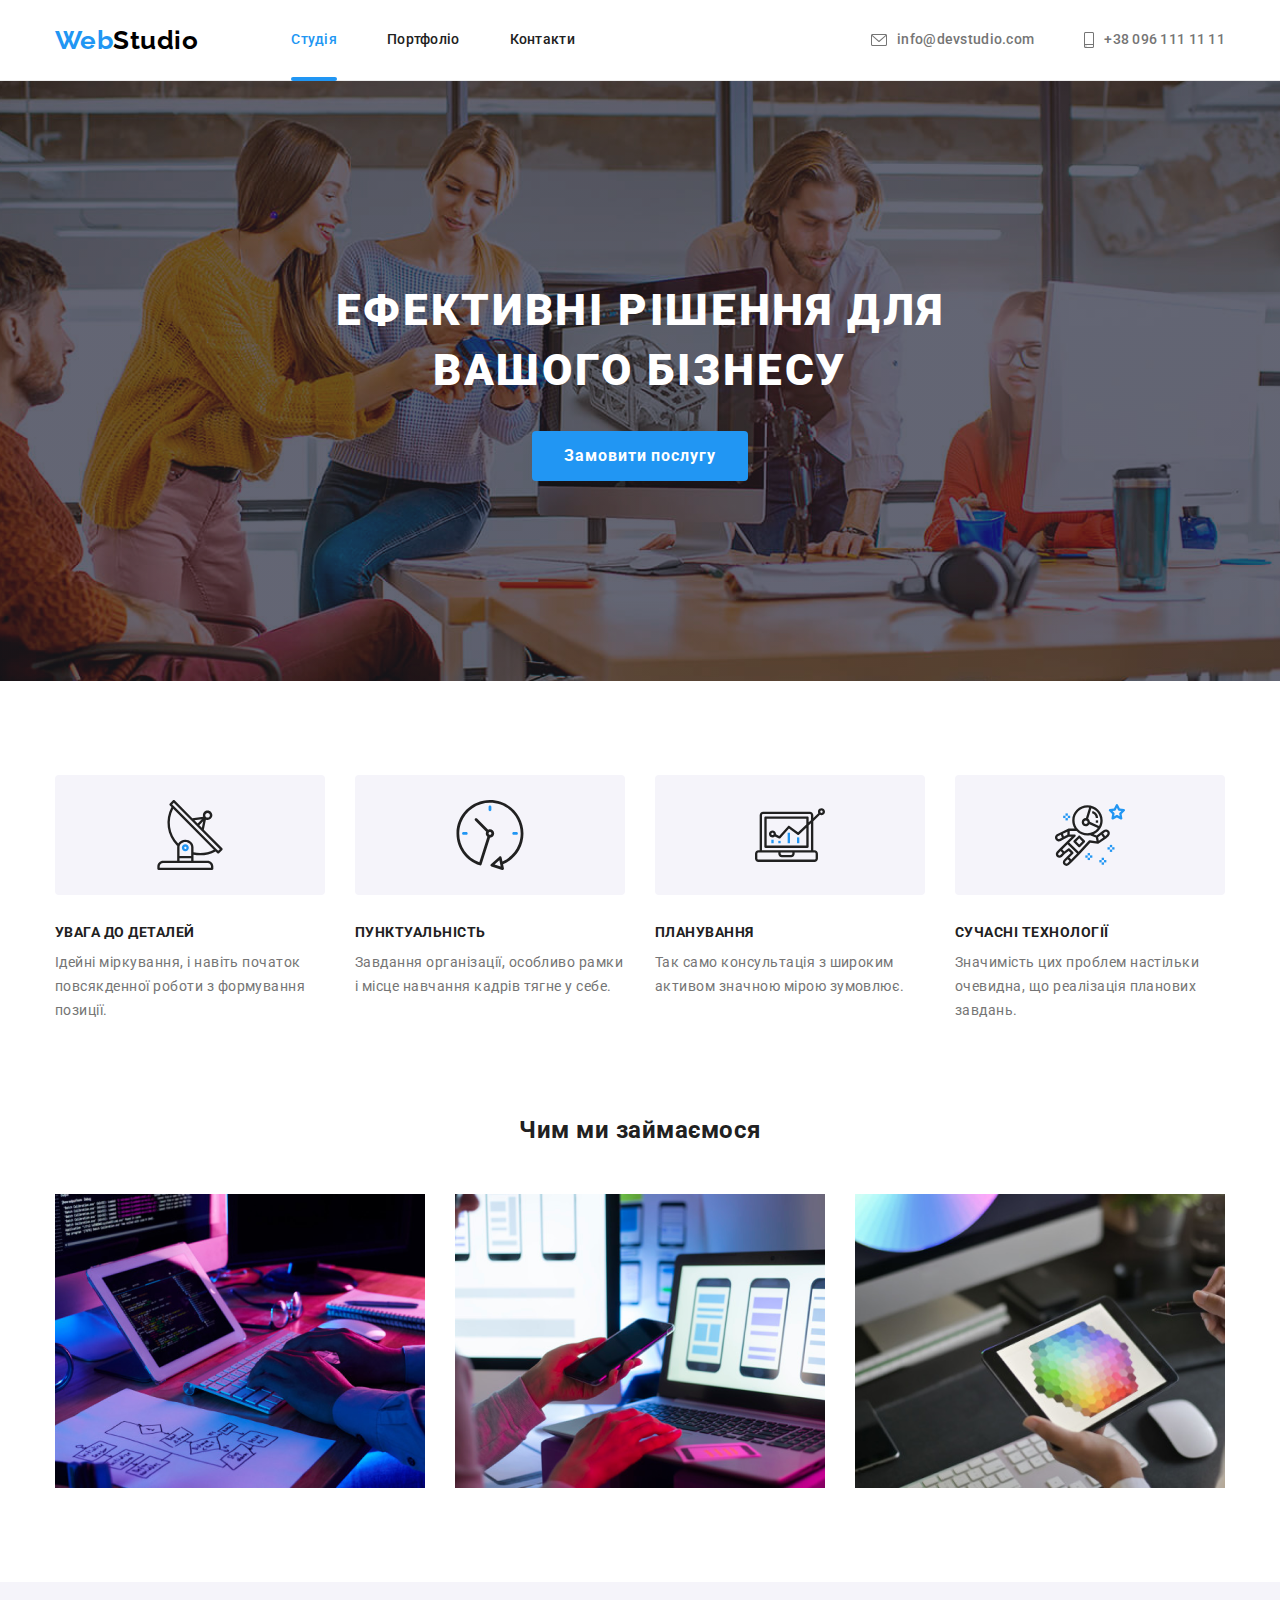
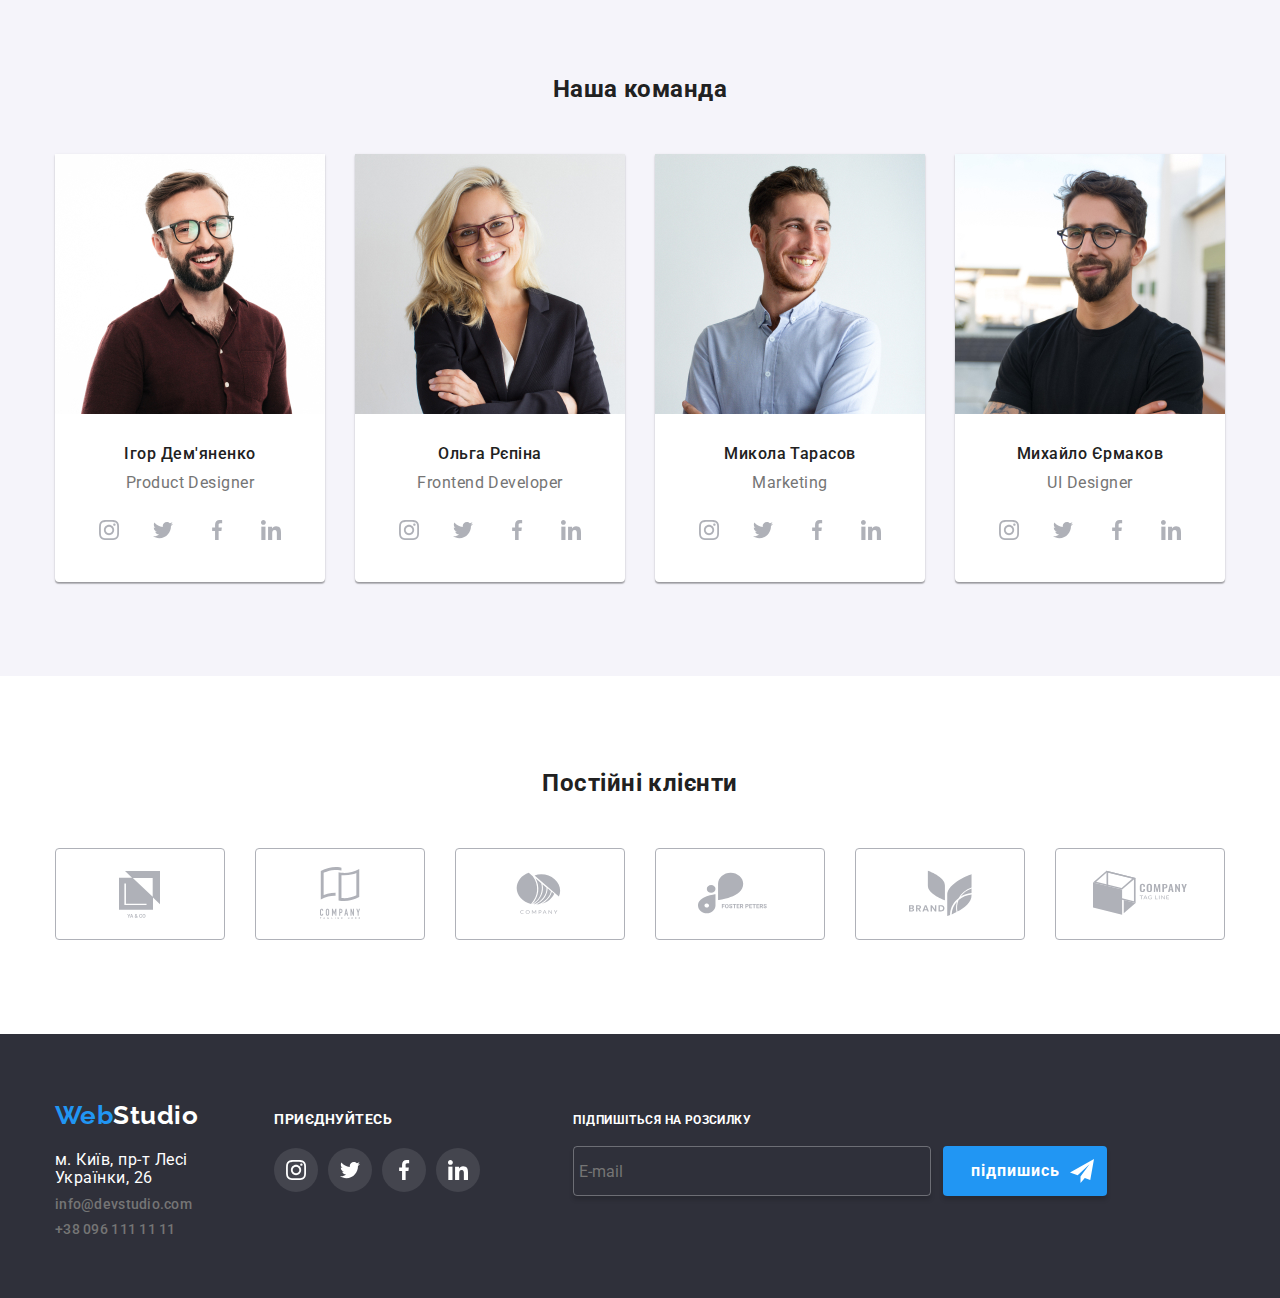
<file: index.html>
<!DOCTYPE html>
<html lang="uk">
  <head>
    <meta charset="UTF-8" />
    <meta http-equiv="X-UA-Compatible" content="IE=edge" />
    <meta name="viewport" content="width=device-width, initial-scale=1.0" />
    <title>WebStudio</title>
    <link
      href="https://fonts.googleapis.com/css2?family=Raleway:wght@700&family=Roboto:wght@400;500;700;900&display=swap"
      rel="stylesheet"
    />
    <link
      rel="stylesheet"
      href="https://cdnjs.cloudflare.com/ajax/libs/modern-normalize/1.1.0/modern-normalize.min.css"
    />
    <link rel="stylesheet" href="./assets/css/style.css" />
  </head>
  <body>
    <!-- CAP -->
    <header class="header">
      <div class="conteiner content-header">
        <nav class="main-nav">
          <a class="logo" href="./" lang="en"><span class="logo-web">Web</span>Studio</a>
          <ul class="nav-list list">
            <li class="nav-item">
              <a class="nav-link current" href="./index.html">Студія</a>
            </li>
            <li class="nav-item">
              <a class="nav-link" href="./portfolio.html">Портфоліо</a>
            </li>
            <li class="nav-item"><a class="nav-link" href="#">Контакти</a></li>
          </ul>
        </nav>
        <ul class="contacts-list list">
          <li class="contact-item">
            <a class="contacts-link" href="mailto:info@devstudio.com">
              <svg class="contacts-icon" width="16" height="12">
                <path d="M14.5 0H1.50001C0.672854 0 0 0.672853 0 1.50001V10.5C0 11.3271 0.672854 12 1.50001 12H14.5C15.3271 12 16 11.3271 16 10.5V1.50001C16 0.672853 15.3271 0 14.5 0ZM14.5 0.999994C14.5679 0.999994 14.6325 1.01409 14.6916 1.0387L8 6.83838L1.30833 1.0387C1.36742 1.01412 1.43204 0.999994 1.49998 0.999994H14.5ZM14.5 11H1.50001C1.22414 11 0.999996 10.7759 0.999996 10.5V2.09521L7.67236 7.87792C7.76661 7.95944 7.8833 7.99999 8 7.99999C8.1167 7.99999 8.23339 7.95948 8.32764 7.87792L15 2.09521V10.5C15 10.7759 14.7759 11 14.5 11Z" fill="inherit"/>                
              </svg>
              <span>info@devstudio.com</span></a
            >
          </li>
          <li class="contact-item">
            <a class="contacts-link" href="tel:+380961111111">
              <svg class="contacts-icon" width="10" height="16">
                <path d="M8.5 0H1.5C0.672848 0 0 0.672848 0 1.5V14.5C0 15.3272 0.672848 16 1.5 16H8.5C9.32715 16 10 15.3272 10 14.5V1.5C10 0.672848 9.32715 0 8.5 0ZM1.5 1H8.5C8.77588 1 9 1.22412 9 1.5V12H1V1.5C1 1.22412 1.22412 1 1.5 1ZM8.5 15H1.5C1.22412 15 1 14.7759 1 14.5V13H9V14.5C9 14.7759 8.77588 15 8.5 15Z" fill="inherit"/>
                <path d="M2.35355 13.7388C2.54882 13.9212 2.54882 14.2168 2.35355 14.3991C2.15828 14.5815 1.84172 14.5815 1.64645 14.3991C1.45118 14.2168 1.45118 13.9212 1.64645 13.7388C1.84172 13.5565 2.15828 13.5565 2.35355 13.7388Z" fill="inherit"/>
              </svg>
              <span>+38 096 111 11 11</span></a
            >
          </li>
        </ul>
      </div>
    </header>
    <!-- HERO -->
    <main>
      <section class="section hero">
        <div class="conteiner">
          <h1 class="hero-title">
            ЕФЕКТИВНІ РІШЕННЯ ДЛЯ <br />
            ВАШОГО БІЗНЕСУ
          </h1>
          <button type="button" class="button" data-modal-open>Замовити послугу</button>
        </div>
      </section>
      <!-- FEATURES -->
      <section class="section">
        <div class="conteiner">
          <!-- заголовок візуально прихований за допомогою css -->
          <h2 class="visually-hidden">Особливості</h2>
          <ul class="features-list list">
            <li class="features-item">
              <div class="features-stone">
                <svg xmlns="http://www.w3.org/2000/svg" width="70" height="70" viewBox="0 0 70 70" fill="none">
                  <path d="M67.3163 48.3385L48.8468 29.7337L50.8966 19.6373C51.4256 19.8438 51.9879 19.9517 52.5556 19.9558H52.5696C55.1777 19.9866 57.3169 17.8974 57.3479 15.2893C57.3788 12.6812 55.2894 10.542 52.6813 10.5111C50.0732 10.4803 47.934 12.5695 47.9031 15.1776C47.8965 15.7357 47.9888 16.2905 48.176 16.8163L37.326 18.1405L19.6276 0.35C19.4105 0.128479 19.1141 0.00247917 18.804 0C18.4977 0.00160417 18.2044 0.123521 17.9873 0.3395L14.6786 3.6295C14.2232 4.08508 14.2232 4.82358 14.6786 5.27917L16.459 7.08517C9.56162 19.7681 11.8019 35.4741 21.9703 45.7228C22.0636 45.8121 22.1718 45.8843 22.29 45.9363C22.2165 46.3311 22.1781 46.7317 22.1756 47.1333V60.6667H8.17562C4.95562 60.6705 2.34608 63.28 2.34229 66.5V68.8333C2.34229 69.4776 2.86466 70 3.50895 70H57.1756C57.8199 70 58.3423 69.4776 58.3423 68.8333V66.5C58.3385 63.28 55.729 60.6705 52.509 60.6667H38.509V54.6688C40.7021 55.1288 42.9367 55.3633 45.1776 55.3688C50.5548 55.363 55.8464 54.0225 60.5776 51.4675L62.3673 53.2677C62.5844 53.4892 62.8808 53.6152 63.191 53.6177C63.4972 53.6161 63.7905 53.4941 64.0076 53.2782L67.3163 49.9882C67.7717 49.5326 67.7717 48.7941 67.3163 48.3385ZM50.9246 13.6348C51.8383 12.726 53.3157 12.7301 54.2244 13.6437C55.1332 14.5574 55.1291 16.0348 54.2155 16.9435C53.7781 17.3785 53.1864 17.6226 52.5695 17.6225H52.5625C51.2739 17.6158 50.2345 16.5658 50.2412 15.2771C50.2445 14.6602 50.4918 14.0699 50.9291 13.6348H50.9246ZM48.1783 21.301L46.8693 27.7445L44.298 25.158L48.1783 21.301ZM46.853 19.3282L42.653 23.5037L39.4038 20.237L46.853 19.3282ZM52.509 63C54.442 63 56.009 64.567 56.009 66.5V67.6667H4.67562V66.5C4.67562 64.567 6.2426 63 8.17562 63H52.509ZM36.1756 58.3333V60.6667H24.509V58.3333H36.1756ZM24.509 56V47.1333C24.509 44.303 27.1258 42 30.3423 42C33.5588 42 36.1756 44.303 36.1756 47.1333V56H24.509ZM38.509 52.29V47.1333C38.509 43.0162 34.8456 39.6667 30.3423 39.6667C27.4306 39.622 24.7079 41.1041 23.165 43.5738C14.2887 34.2249 12.2899 20.2875 18.1805 8.82073L58.872 49.7455C52.5886 52.9419 45.3857 53.8418 38.509 52.29ZM63.2038 50.7943L61.56 49.1412L18.7923 6.11567L17.1415 4.46133L18.7923 2.81633L36.15 20.272C36.1581 20.272 36.1628 20.2872 36.171 20.293L64.8593 49.1493L63.2038 50.7943Z" fill="#212121"/>
                  <path d="M30.3528 44.3333H30.3423C28.4093 44.3304 26.84 45.895 26.837 47.8281C26.8341 49.7611 28.3988 51.3304 30.3318 51.3333H30.3423C32.2753 51.3362 33.8446 49.7716 33.8475 47.8386C33.8505 45.9055 32.2858 44.3362 30.3528 44.3333ZM31.1695 48.6605C30.9498 48.8789 30.6522 49.0012 30.3423 49C29.698 48.9966 29.1784 48.4716 29.1817 47.8273C29.1834 47.5189 29.307 47.2237 29.5256 47.0062C29.7428 46.7902 30.036 46.6683 30.3423 46.6667C30.9866 46.67 31.5062 47.195 31.5028 47.8393C31.5012 48.1477 31.3776 48.4429 31.159 48.6605H31.1695Z" fill="#2196F3"/>
                </svg>
              </div>
              <h3 class="features-title">УВАГА ДО ДЕТАЛЕЙ</h3>
              <p class="features-text">
                Ідейні міркування, і навіть початок повсякденної роботи з формування позиції.
              </p>
            </li>
            <li class="features-item">
              <div class="features-stone">
                <svg xmlns="http://www.w3.org/2000/svg" width="70" height="70" viewBox="0 0 70 70" fill="none">
                  <g clip-path="url(#clip0_11_3261)">
                    <path d="M68.4614 33.4715C68.4576 14.9819 53.4656 -0.00373771 34.9754 6.99302e-07C16.4858 0.00373911 1.50017 14.9963 1.50391 33.4859C1.50711 48.0502 10.9252 60.9413 24.7995 65.3713C24.9319 65.413 25.0697 65.4343 25.2081 65.4338C25.4719 65.4333 25.7304 65.3628 25.9573 65.2287C26.2527 65.0541 26.4732 64.7764 26.5768 64.449L35.0315 37.6521C37.3429 37.6404 39.2068 35.7568 39.1945 33.4459C39.1827 31.1345 37.2997 29.2706 34.9883 29.2824C34.3666 29.285 33.753 29.4282 33.1944 29.7011L22.0251 18.5302C21.4707 17.9951 20.5879 18.0106 20.0528 18.5644C19.5305 19.1054 19.5305 19.962 20.0528 20.503L31.2162 31.6792C30.3596 33.4277 30.8493 35.5383 32.3895 36.7303L24.3338 62.2647C8.41354 56.4002 0.261689 38.7405 6.12618 22.8203C11.9907 6.90002 29.6503 -1.25183 45.5706 4.61266C61.4909 10.4771 69.6427 28.1374 63.7782 44.0571C60.913 51.8351 55.0261 58.1252 47.4548 61.4989L46.5842 57.3989C46.4251 56.6454 45.6844 56.1636 44.9308 56.3233C44.6931 56.3741 44.4726 56.4857 44.291 56.6475L35.8978 64.1409C35.322 64.653 35.2708 65.5347 35.7835 66.1105C35.9501 66.2974 36.1637 66.4362 36.403 66.5126L47.1188 69.9327C47.8521 70.1682 48.6377 69.765 48.8732 69.0312C48.948 68.7994 48.9603 68.5527 48.9101 68.3145L48.0545 64.2915C60.4452 59.0678 68.4902 46.918 68.4614 33.4715ZM34.9829 32.0766C35.753 32.0766 36.3779 32.7014 36.3779 33.4715C36.3779 34.2422 35.753 34.8665 34.9829 34.8665C34.2123 34.8665 33.588 34.2422 33.588 33.4715C33.588 32.7014 34.2123 32.0766 34.9829 32.0766ZM39.5774 64.5916L44.3551 60.3298L45.6737 66.543L39.5774 64.5916Z" fill="#212121"/>
                    <path d="M33.5879 6.96729V9.7572C33.5879 10.5278 34.2122 11.1522 34.9828 11.1522C35.753 11.1522 36.3778 10.5278 36.3778 9.7572V6.96729C36.3778 6.19717 35.753 5.57233 34.9828 5.57233C34.2122 5.57233 33.5879 6.19717 33.5879 6.96729Z" fill="#2196F3"/>
                    <path d="M8.4787 32.0765C7.70805 32.0765 7.08374 32.7014 7.08374 33.4715C7.08374 34.2421 7.70805 34.8665 8.4787 34.8665H11.2686C12.0393 34.8665 12.6636 34.2421 12.6636 33.4715C12.6636 32.7014 12.0393 32.0765 11.2686 32.0765H8.4787Z" fill="#2196F3"/>
                    <path d="M61.4865 34.8665C62.2572 34.8665 62.8815 34.2421 62.8815 33.4715C62.8815 32.7014 62.2572 32.0765 61.4865 32.0765H58.6966C57.9265 32.0765 57.3016 32.7014 57.3016 33.4715C57.3016 34.2421 57.9265 34.8665 58.6966 34.8665H61.4865Z" fill="#2196F3"/>
                  </g>
                  <defs>
                    <clipPath id="clip0_11_3261">
                      <rect width="70" height="70" fill="white"/>
                    </clipPath>
                  </defs>
                </svg>
              </div>
              <h3 class="features-title">ПУНКТУАЛЬНІСТЬ</h3>
              <p class="features-text">
                Завдання організації, особливо рамки і місце навчання кадрів тягне у себе.
              </p>
            </li>
            <li class="features-item">
              <div class="features-stone">
                <svg xmlns="http://www.w3.org/2000/svg" width="70" height="70" viewBox="0 0 70 70" fill="none">
                  <g clip-path="url(#clip0_11_3271)">
                    <path d="M32.6496 32.7351H34.9817V43.2296H32.6496V32.7351Z" fill="#2196F3"/>
                    <path d="M41.978 37.3993H44.3101V43.2296H41.978V37.3993Z" fill="#2196F3"/>
                    <path d="M23.3211 40.8975H25.6532V43.2296H23.3211V40.8975Z" fill="#2196F3"/>
                    <path d="M16.3248 39.7314H18.6569V43.2295H16.3248V39.7314Z" fill="#2196F3"/>
                    <path d="M3.49817 61.8865H59.4689C61.4007 61.8865 62.967 60.3202 62.967 58.3883V53.7241C62.967 51.7923 61.4007 50.2259 59.4689 50.2259H58.3028V21.1469L64.9262 14.8725C66.4635 15.6303 68.3242 15.1702 69.3302 13.7816C70.3369 12.3935 70.1957 10.4821 68.9966 9.25684C67.7975 8.03157 65.8901 7.8488 64.4798 8.82412C63.0701 9.80001 62.569 11.6499 63.2933 13.2037L58.3028 17.9345V15.2443C58.3028 13.3124 56.7365 11.7461 54.8046 11.7461H8.16239C6.23054 11.7461 4.66422 13.3124 4.66422 15.2443V50.2259H3.49817C1.56632 50.2259 0 51.7923 0 53.7241V58.3883C0 60.3202 1.56632 61.8865 3.49817 61.8865ZM66.4652 10.58C67.1091 10.58 67.6312 11.1021 67.6312 11.7461C67.6312 12.39 67.1091 12.9121 66.4652 12.9121C65.8212 12.9121 65.2991 12.39 65.2991 11.7461C65.2991 11.1021 65.8212 10.58 66.4652 10.58ZM6.99634 15.2443C6.99634 14.6003 7.51844 14.0782 8.16239 14.0782H54.8046C55.4486 14.0782 55.9707 14.6003 55.9707 15.2443V20.1414L53.6386 22.3573V17.5764C53.6386 16.9324 53.1165 16.4103 52.4725 16.4103H10.4945C9.85055 16.4103 9.32845 16.9324 9.32845 17.5764V46.7278C9.32845 47.3717 9.85055 47.8938 10.4945 47.8938H52.4725C53.1165 47.8938 53.6386 47.3717 53.6386 46.7278V25.5651L55.9707 23.3554V50.2259H6.99634V15.2443ZM17.4908 30.403C15.9131 30.3984 14.5279 31.4495 14.1083 32.9703C13.6886 34.491 14.3383 36.104 15.6951 36.9091C17.0513 37.7142 18.7793 37.5121 19.9129 36.4149L23.9662 38.4487C24.4371 38.6844 25.0081 38.5739 25.3583 38.1805L33.9745 28.4871L42.4443 34.8338C42.8987 35.1743 43.5329 35.1378 43.9452 34.7478L51.3065 27.7748V45.5617H11.6606V18.7424H51.3065V24.5619L43.0564 32.3747L34.5154 25.9716C34.0303 25.6084 33.3476 25.6767 32.9445 26.1294L24.2099 35.9571L20.9446 34.3242C20.9685 34.1841 20.9833 34.0429 20.989 33.9012C20.989 31.9693 19.4227 30.403 17.4908 30.403ZM18.6569 33.9012C18.6569 34.5451 18.1348 35.0672 17.4908 35.0672C16.8469 35.0672 16.3248 34.5451 16.3248 33.9012C16.3248 33.2572 16.8469 32.7351 17.4908 32.7351C18.1348 32.7351 18.6569 33.2572 18.6569 33.9012ZM25.6532 52.5581H37.3138V53.7241C37.3138 54.3681 36.7917 54.8902 36.1477 54.8902H26.8193C26.1753 54.8902 25.6532 54.3681 25.6532 53.7241V52.5581ZM2.33211 53.7241C2.33211 53.0802 2.85422 52.5581 3.49817 52.5581H23.3211V53.7241C23.3211 55.656 24.8874 57.2223 26.8193 57.2223H36.1477C38.0796 57.2223 39.6459 55.656 39.6459 53.7241V52.5581H59.4689C60.1128 52.5581 60.6349 53.0802 60.6349 53.7241V58.3883C60.6349 59.0323 60.1128 59.5544 59.4689 59.5544H3.49817C2.85422 59.5544 2.33211 59.0323 2.33211 58.3883V53.7241Z" fill="#212121"/>
                  </g>
                  <defs>
                    <clipPath id="clip0_11_3271">
                      <rect width="70" height="70" fill="white"/>
                    </clipPath>
                  </defs>
                </svg>
              </div>
              <h3 class="features-title">ПЛАНУВАННЯ</h3>
              <p class="features-text">
                Так само консультація з широким активом значною мірою зумовлює.
              </p>
            </li>
            <li class="features-item">
              <div class="features-stone">
                <svg xmlns="http://www.w3.org/2000/svg" width="70" height="70" viewBox="0 0 70 70" fill="none">
                  <path d="M69.9433 9.89637C69.8056 9.47513 69.4416 9.16724 69.0018 9.10298L64.8228 8.49512L62.9526 4.70809C62.5606 3.91005 61.2527 3.91005 60.8608 4.70809L58.9906 8.49512L54.8114 9.10312C54.3716 9.16724 54.0076 9.47418 53.8687 9.89651C53.7323 10.3188 53.8453 10.7831 54.1639 11.0924L57.1891 14.0407L56.4752 18.2034C56.4005 18.6409 56.5802 19.0831 56.9384 19.3445C57.3012 19.6082 57.7748 19.6407 58.168 19.4331L61.9061 17.4672L65.6442 19.4331C65.8146 19.5229 66.0024 19.5672 66.1879 19.5672C66.4294 19.5672 66.671 19.4925 66.874 19.3443C67.2333 19.0831 67.413 18.6408 67.3372 18.2033L66.6233 14.0405L69.6485 11.0923C69.9654 10.7819 70.0798 10.3187 69.9433 9.89637ZM64.5556 12.7991C64.2815 13.0662 64.1555 13.4536 64.2208 13.8316L64.6385 16.2688L62.4499 15.1184C62.2795 15.0286 62.0929 14.9843 61.9061 14.9843C61.7195 14.9843 61.534 15.0286 61.3624 15.1184L59.1736 16.2688L59.5913 13.8316C59.6567 13.4536 59.5306 13.0675 59.2565 12.7991L57.4843 11.0724L59.932 10.7166C60.3124 10.6617 60.6402 10.4226 60.8106 10.0783L61.9049 7.86169L62.9992 10.0783C63.1696 10.4225 63.4974 10.6617 63.8778 10.7166L66.3255 11.0724L64.5556 12.7991Z" fill="#2196F3"/>
                  <path d="M57.167 44.8923H54.8336V47.2257H57.167V44.8923Z" fill="#2196F3"/>
                  <path d="M57.167 49.5591H54.8336V51.8925H57.167V49.5591Z" fill="#2196F3"/>
                  <path d="M59.5004 47.2257H57.167V49.5591H59.5004V47.2257Z" fill="#2196F3"/>
                  <path d="M54.8337 47.2257H52.5003V49.5591H54.8337V47.2257Z" fill="#2196F3"/>
                  <path d="M49.0002 57.7259H46.6668V60.0593H49.0002V57.7259Z" fill="#2196F3"/>
                  <path d="M49.0002 62.3926H46.6668V64.726H49.0002V62.3926Z" fill="#2196F3"/>
                  <path d="M51.3337 60.0593H49.0002V62.3927H51.3337V60.0593Z" fill="#2196F3"/>
                  <path d="M46.6668 60.0593H44.3334V62.3927H46.6668V60.0593Z" fill="#2196F3"/>
                  <path d="M35 53.0592H32.6666V55.3926H35V53.0592Z" fill="#2196F3"/>
                  <path d="M35 57.7259H32.6666V60.0593H35V57.7259Z" fill="#2196F3"/>
                  <path d="M37.3334 55.3925H35V57.7259H37.3334V55.3925Z" fill="#2196F3"/>
                  <path d="M32.6666 55.3925H30.3332V57.7259H32.6666V55.3925Z" fill="#2196F3"/>
                  <path d="M12.833 13.3918H10.4996V15.7252H12.833V13.3918Z" fill="#2196F3"/>
                  <path d="M12.833 18.0587H10.4996V20.3921H12.833V18.0587Z" fill="#2196F3"/>
                  <path d="M15.1663 15.7252H12.8329V18.0586H15.1663V15.7252Z" fill="#2196F3"/>
                  <path d="M10.4996 15.7252H8.1662V18.0586H10.4996V15.7252Z" fill="#2196F3"/>
                  <path d="M54.0635 30.9738C53.4348 30.1256 52.5119 29.5797 51.4642 29.4326C50.4119 29.2833 49.3735 29.5597 48.5335 30.2026L45.7952 32.3014L45.794 32.3026L41.6429 35.4025L38.6725 34.2194C43.9692 31.8429 47.6712 26.545 47.6712 20.3942C47.6712 12.0314 40.8402 5.22736 32.4436 5.22736C24.047 5.22736 17.2162 12.0314 17.2162 20.3942C17.2162 23.4253 18.1226 26.2439 19.6662 28.6158L13.6204 28.5633C13.6169 28.5633 13.6134 28.5633 13.6099 28.5633C13.5912 28.5633 13.5761 28.5726 13.5586 28.5738C13.4431 28.5785 13.3299 28.6018 13.2191 28.6415C13.1911 28.652 13.162 28.6579 13.1352 28.6706C13.1212 28.6765 13.1072 28.6776 13.0932 28.6846L6.02078 32.1764C6.01955 32.1764 6.01846 32.1764 6.01846 32.1775L1.87663 34.1693C1.8311 34.1891 1.78448 34.2159 1.73895 34.2462C0.0880496 35.3452 -0.474284 37.5036 0.429989 39.2676C0.911793 40.2056 1.73198 40.8963 2.74003 41.2124C3.12859 41.3337 3.52521 41.3933 3.91952 41.3933C4.55308 41.3933 5.18077 41.2381 5.75582 40.9313L8.79157 39.3167L13.7441 36.7593L16.7122 36.7418L4.80848 48.5884C4.80738 48.5896 4.80615 48.5896 4.80492 48.5907L1.8765 51.5074C1.18469 52.1958 0.80433 53.1092 0.80433 54.0835C0.80433 55.0565 1.18469 55.9723 1.8765 56.6619C2.58703 57.3689 3.52152 57.7235 4.45601 57.7235C5.39173 57.7235 6.32498 57.3689 7.03785 56.6619L9.91254 53.7988L13.7206 50.9556L15.6912 52.9179L11.8376 56.7551C11.8365 56.7564 11.8352 56.7564 11.834 56.7575L8.90559 59.6741C8.21378 60.3625 7.83343 61.2759 7.83343 62.2502C7.83343 63.2233 8.21378 64.139 8.90559 64.8286C9.61613 65.5356 10.5518 65.8903 11.4863 65.8903C12.4208 65.8903 13.3565 65.5356 14.0682 64.8286L16.9977 61.912L21.6842 57.2453C21.6854 57.244 21.6854 57.2429 21.6865 57.2417L23.8951 55.0542L23.8869 55.046C23.9009 55.032 23.9207 55.0272 23.9348 55.0122L35.2353 42.6349L42.8281 43.7152C42.8829 43.7234 42.9377 43.7269 42.9926 43.7269C43.1338 43.7269 43.2703 43.6931 43.4021 43.6429C43.4406 43.629 43.4744 43.6102 43.5106 43.5916C43.5526 43.5706 43.5969 43.559 43.6367 43.5322L50.6659 38.8655C50.6916 38.848 50.7056 38.8199 50.73 38.8013C50.758 38.7792 50.7931 38.7699 50.8186 38.7453L53.5999 36.1401C55.0471 34.7841 55.2466 32.5628 54.0635 30.9738ZM4.66027 38.8722C4.28114 39.0752 3.85061 39.1159 3.43881 38.9854C3.03042 38.8582 2.69915 38.5793 2.50541 38.2025C2.15308 37.5164 2.35721 36.6811 2.97436 36.2296L5.84796 34.8471L6.53977 36.8689L6.8303 37.7182L4.66027 38.8722ZM12.3102 34.874L8.92336 36.6241L8.36459 34.9907L7.96331 33.8169L12.3968 31.6282L12.3102 34.874ZM45.3402 20.3919C45.3402 22.4009 44.8607 24.2957 44.03 25.9907L34.8832 21.8362C34.7875 20.5821 34.1366 19.4842 33.1589 18.8005L36.3615 8.16849C41.5626 9.82295 45.3402 14.6752 45.3402 20.3919ZM19.5519 20.3919C19.5519 13.3159 25.3363 7.55831 32.4461 7.55831C32.9991 7.55831 33.5404 7.60493 34.0759 7.67261L30.9434 18.0713C30.9014 18.0701 30.8617 18.0585 30.8185 18.0585C28.5598 18.0585 26.7222 19.8901 26.7222 22.1419C26.7222 24.3936 28.5598 26.2254 30.8185 26.2254C32.3375 26.2254 33.65 25.3866 34.3582 24.1591L42.8073 27.9975C40.4564 31.1615 36.6938 33.2255 32.4459 33.2255C25.3363 33.2255 19.5519 27.4679 19.5519 20.3919ZM32.5814 22.1419C32.5814 23.1068 31.7903 23.8919 30.8185 23.8919C29.8467 23.8919 29.0557 23.1068 29.0557 22.1419C29.0557 21.1771 29.8467 20.3919 30.8185 20.3919C31.7903 20.3919 32.5814 21.1771 32.5814 22.1419ZM5.39186 55.0074C4.87506 55.5196 4.03846 55.5185 3.52289 55.0087C3.27433 54.7601 3.13788 54.4324 3.13788 54.0835C3.13788 53.7358 3.27433 53.4079 3.52289 53.1618L5.62743 51.0652L7.48944 52.9191L5.39186 55.0074ZM12.4222 63.1743C11.9054 63.6865 11.0677 63.6877 10.552 63.1755C10.3034 62.927 10.167 62.5993 10.167 62.2503C10.167 61.9027 10.3034 61.5748 10.552 61.3287L12.6579 59.231L13.5388 60.1073L14.5211 61.0849L12.4222 63.1743ZM20.0384 55.5862C20.0371 55.5873 20.036 55.5873 20.0348 55.5885L16.1742 59.4385L15.2933 58.5623L14.311 57.5846L18.168 53.7451C18.168 53.7451 18.168 53.7451 18.168 53.744C18.1693 53.7428 18.1703 53.7428 18.1716 53.7417C18.2591 53.6542 18.3139 53.5492 18.3676 53.4454C18.3828 53.415 18.4119 53.3893 18.4248 53.3579C18.461 53.2681 18.4668 53.1713 18.4808 53.0767C18.4878 53.0229 18.5112 52.9729 18.5112 52.9179C18.5112 52.8397 18.4832 52.764 18.4669 52.6869C18.4529 52.6169 18.4529 52.5456 18.426 52.4781C18.3817 52.3684 18.3058 52.2716 18.2265 52.177C18.2044 52.1513 18.1962 52.1186 18.1717 52.0942C18.1717 52.0942 18.1717 52.0942 18.1705 52.0942C18.1693 52.0931 18.1693 52.0906 18.1682 52.0895L14.6529 48.5895C14.6156 48.5521 14.5678 48.537 14.5258 48.5055C14.464 48.4577 14.4045 48.4134 14.3356 48.3795C14.2692 48.3468 14.2015 48.327 14.1315 48.3082C14.0568 48.2872 13.9845 48.2709 13.9063 48.265C13.8351 48.2604 13.7686 48.2674 13.6975 48.2756C13.6193 48.2849 13.5459 48.2954 13.47 48.3199C13.3965 48.3432 13.3312 48.3793 13.2636 48.4179C13.2204 48.4424 13.1714 48.4506 13.1305 48.4809L9.25136 51.3767L7.2808 49.4143L12.5286 44.1946L22.0674 53.576L20.0384 55.5862ZM34.9545 40.2372C34.9207 40.2325 34.8891 40.2454 34.8554 40.2431C34.7702 40.2384 34.6886 40.2443 34.6034 40.2582C34.5369 40.2699 34.4739 40.2827 34.4109 40.3049C34.3362 40.3306 34.2686 40.3656 34.1996 40.4075C34.1343 40.4472 34.0748 40.4892 34.0177 40.5417C33.9896 40.5661 33.9559 40.5779 33.9302 40.6058L23.6527 51.862L14.1851 42.5506L20.3825 36.3859C20.8387 35.9309 20.8411 35.1923 20.386 34.735C20.1562 34.5052 19.8541 34.392 19.5519 34.3932V34.3921L14.6985 34.4212L14.7592 30.9049L21.5493 30.9633C24.3166 33.7937 28.176 35.5589 32.4461 35.5589C33.4027 35.5589 34.3361 35.4598 35.2449 35.2905C35.3324 35.3605 35.4186 35.4317 35.5284 35.476L40.7996 37.5761L41.1332 39.235L41.5228 41.1717L34.9545 40.2372ZM43.7944 40.6269L43.1096 37.2189L46.2736 34.8564L47.102 35.9554L48.3445 37.605L43.7944 40.6269ZM52.0055 34.4341L50.1726 36.1514L48.1356 33.4471L49.9544 32.0529C50.2939 31.7917 50.7221 31.6854 51.1421 31.7403C51.5644 31.7997 51.9378 32.0203 52.1921 32.3621C52.6659 33.0003 52.5853 33.8905 52.0055 34.4341Z" fill="#212121"/>
                  <path d="M29.7545 40.5651L25.0668 35.8984C24.613 35.4446 23.8755 35.4446 23.4205 35.8984L18.734 40.5651C18.5147 40.7856 18.391 41.0819 18.391 41.3922C18.391 41.7026 18.5135 42.0001 18.734 42.2194L23.4205 46.8861C23.648 47.1124 23.9468 47.2256 24.2443 47.2256C24.5418 47.2256 24.8404 47.1124 25.0668 46.8861L29.7545 42.2194C29.9738 42.0001 30.0987 41.7026 30.0987 41.3922C30.0987 41.0819 29.9749 40.7844 29.7545 40.5651ZM24.2443 44.4128L21.2109 41.3922L24.2443 38.3717L27.2788 41.3922L24.2443 44.4128Z" fill="#212121"/>
                  <path d="M37.5468 11.0923L36.9833 13.358C37.1385 13.3966 40.7844 14.3462 40.7844 18.0586H43.1178C43.1177 13.6461 39.4742 11.5718 37.5468 11.0923Z" fill="#212121"/>
                  <path d="M43.1178 20.3919H40.7844V22.7253H43.1178V20.3919Z" fill="#212121"/>
                </svg>
              </div>
              <h3 class="features-title">СУЧАСНІ ТЕХНОЛОГІЇ</h3>
              <p class="features-text">
                Значимість цих проблем настільки очевидна, що реалізація планових завдань.
              </p>
            </li>
          </ul>
        </div>
      </section>
      <!-- SERVICES -->
      <section class="section no-padding">
        <div class="conteiner">
          <h2 class="section-title">Чим ми займаємося</h2>
          <ul class="services-list list">
            <li class="services-item">
              <img src="./assets/imeges/centre__img1.png" alt="Розробка десктопних додатків" width="370" />
              <p class="services-text">Десктопні додатки</p>
            </li>
            <li class="services-item">
              <img src="./assets/imeges/centre__img2.png" alt="Розробка мобільних додатків" width="370" />
              <p class="services-text">Мобільні додатки</p>
            </li>
            <li class="services-item">
              <img src="./assets/imeges/centre__img3.png" alt="Дизайнерські рішення" width="370" />
              <p class="services-text">Дизайнерські рішення</p>
            </li>
          </ul>
        </div>
      </section>
      <!-- TEAM -->
      <section class="section team">
        <div class="conteiner">
          <h2 class="section-title">Наша команда</h2>
          <ul class="team-list list">
            <li class="team-item">
              <img src="./assets/imeges/bro1.jpg" alt="Фахівець команди 1" width="270" />
              <div class="team-content">
                <h3 class="team-title">Ігор Дем'яненко</h3>
                <p class="team-text" lang="en">Product Designer</p>
                <ul class="icons-list list">
                  <li class="icon-item">
                    <a
                      href="#"
                      class="icon-link"
                      target="_blank"
                      rel="noopener noreferrer nofollow"
                    >
                    <svg class="icon" width="20" height="20">
                      <g clip-path="url(#clip0_59_5534)">
                        <path d="M19.9804 5.88005C19.9336 4.81738 19.7617 4.0868 19.5155 3.45374C19.2616 2.78176 18.8709 2.18014 18.359 1.68002C17.8589 1.1721 17.2533 0.777435 16.5891 0.527447C15.9524 0.281274 15.2256 0.109427 14.1629 0.0625732C13.0923 0.0117516 12.7524 0 10.0371 0C7.3217 0 6.98182 0.0117516 5.91517 0.0586052C4.8525 0.105459 4.12192 0.277459 3.48901 0.523479C2.81689 0.777435 2.21527 1.16814 1.71514 1.68002C1.20723 2.18014 0.812712 2.78573 0.562572 3.44992C0.3164 4.0868 0.144553 4.81341 0.0976989 5.87609C0.0468773 6.9467 0.0351257 7.28658 0.0351257 10.002C0.0351257 12.7173 0.0468773 13.0572 0.0937309 14.1239C0.140584 15.1865 0.312584 15.9171 0.558757 16.5502C0.812712 17.2221 1.20723 17.8238 1.71514 18.3239C2.21527 18.8318 2.82085 19.2265 3.48505 19.4765C4.12192 19.7226 4.84853 19.8945 5.91136 19.9413C6.97785 19.9883 7.31788 19.9999 10.0333 19.9999C12.7486 19.9999 13.0885 19.9883 14.1552 19.9413C15.2178 19.8945 15.9484 19.7226 16.5813 19.4765C17.9254 18.9568 18.9881 17.8941 19.5078 16.5502C19.7538 15.9133 19.9258 15.1865 19.9726 14.1239C20.0195 13.0572 20.0312 12.7173 20.0312 10.002C20.0312 7.28658 20.0273 6.9467 19.9804 5.88005ZM18.1794 14.0457C18.1363 15.0225 17.9723 15.5499 17.8355 15.9015C17.4995 16.7728 16.8079 17.4643 15.9367 17.8004C15.585 17.9372 15.0538 18.1012 14.0808 18.1441C13.0259 18.1911 12.7096 18.2027 10.041 18.2027C7.37252 18.2027 7.05218 18.1911 6.0011 18.1441C5.02435 18.1012 4.4969 17.9372 4.14527 17.8004C3.71168 17.6402 3.31701 17.3862 2.99667 17.0541C2.66457 16.7298 2.41062 16.3391 2.25037 15.9055C2.11362 15.5539 1.94956 15.0225 1.90667 14.0497C1.85967 12.9948 1.84807 12.6783 1.84807 10.0097C1.84807 7.34122 1.85967 7.02087 1.90667 5.96995C1.94956 4.99319 2.11362 4.46575 2.25037 4.11412C2.41062 3.68038 2.66457 3.28586 3.00064 2.96536C3.3248 2.63327 3.7155 2.37931 4.14924 2.21921C4.50087 2.08247 5.03228 1.9184 6.00507 1.87537C7.05996 1.82851 7.37649 1.81676 10.0449 1.81676C12.7173 1.81676 13.0337 1.82851 14.0848 1.87537C15.0615 1.9184 15.589 2.08247 15.9406 2.21921C16.3742 2.37931 16.7689 2.63327 17.0892 2.96536C17.4213 3.28967 17.6753 3.68038 17.8355 4.11412C17.9723 4.46575 18.1363 4.99701 18.1794 5.96995C18.2262 7.02484 18.238 7.34122 18.238 10.0097C18.238 12.6783 18.2262 12.9908 18.1794 14.0457Z" fill="inherit"/>
                        <path d="M10.0371 4.8642C7.20071 4.8642 4.89938 7.16537 4.89938 10.0019C4.89938 12.8385 7.20071 15.1396 10.0371 15.1396C12.8737 15.1396 15.1748 12.8385 15.1748 10.0019C15.1748 7.16537 12.8737 4.8642 10.0371 4.8642ZM10.0371 13.3346C8.19699 13.3346 6.70439 11.8422 6.70439 10.0019C6.70439 8.16165 8.19699 6.66921 10.0371 6.66921C11.8774 6.66921 13.3698 8.16165 13.3698 10.0019C13.3698 11.8422 11.8774 13.3346 10.0371 13.3346Z" fill="inherit"/>
                        <path d="M16.5775 4.6611C16.5775 5.32346 16.0405 5.86052 15.378 5.86052C14.7156 5.86052 14.1785 5.32346 14.1785 4.6611C14.1785 3.99858 14.7156 3.46167 15.378 3.46167C16.0405 3.46167 16.5775 3.99858 16.5775 4.6611Z" fill="inherit"/>
                        </g>
                        <defs>
                        <clipPath id="clip0_59_5534">
                        <rect width="20" height="20" fill="white"/>
                        </clipPath>
                        </defs>                       
                      </svg>
                    </a>
                  </li>
                  <li class="icon-item">
                    <a
                      href="#"
                      class="icon-link"
                      target="_blank"
                      rel="noopener noreferrer nofollow"
                    >
                    <svg class="icon" width="20" height="20">
                      <g clip-path="url(#clip0_59_5500)">
                        <path d="M20 3.79875C19.2563 4.125 18.4637 4.34125 17.6375 4.44625C18.4875 3.93875 19.1363 3.14125 19.4412 2.18C18.6488 2.6525 17.7738 2.98625 16.8412 3.1725C16.0887 2.37125 15.0162 1.875 13.8462 1.875C11.5763 1.875 9.74875 3.7175 9.74875 5.97625C9.74875 6.30125 9.77625 6.61375 9.84375 6.91125C6.435 6.745 3.41875 5.11125 1.3925 2.6225C1.03875 3.23625 0.83125 3.93875 0.83125 4.695C0.83125 6.115 1.5625 7.37375 2.6525 8.1025C1.99375 8.09 1.3475 7.89875 0.8 7.5975C0.8 7.61 0.8 7.62625 0.8 7.6425C0.8 9.635 2.22125 11.29 4.085 11.6712C3.75125 11.7625 3.3875 11.8062 3.01 11.8062C2.7475 11.8062 2.4825 11.7913 2.23375 11.7362C2.765 13.36 4.2725 14.5538 6.065 14.5925C4.67 15.6838 2.89875 16.3412 0.98125 16.3412C0.645 16.3412 0.3225 16.3263 0 16.285C1.81625 17.4563 3.96875 18.125 6.29 18.125C13.835 18.125 17.96 11.875 17.96 6.4575C17.96 6.27625 17.9538 6.10125 17.945 5.9275C18.7588 5.35 19.4425 4.62875 20 3.79875Z" fill="inherit"/>
                      </g>
                      <defs>
                        <clipPath id="clip0_59_5500">
                          <rect width="20" height="20" fill="white"/>
                        </clipPath>
                      </defs>                       
                    </svg>
                    </a>
                  </li>
                  <li class="icon-item">
                    <a
                      href="#"
                      class="icon-link"
                      target="_blank"
                      rel="noopener noreferrer nofollow"
                    >
                      <svg class="icon" width="20" height="20">
                          <g clip-path="url(#clip0_59_5496)">
                            <path d="M13.3308 3.32083H15.1567V0.140833C14.8417 0.0975 13.7583 0 12.4967 0C9.86416 0 8.06082 1.65583 8.06082 4.69917V7.5H5.15582V11.055H8.06082V20H11.6225V11.0558H14.41L14.8525 7.50083H11.6217V5.05167C11.6225 4.02417 11.8992 3.32083 13.3308 3.32083Z" fill="inherit"/>
                          </g>
                          <defs>
                            <clipPath id="clip0_59_5496">
                              <rect width="20" height="20" fill="white"/>
                            </clipPath>
                          </defs>
                      </svg>
                    </a>
                  </li>
                  <li class="icon-item">
                    <a
                      href="#"
                      class="icon-link"
                      target="_blank"
                      rel="noopener noreferrer nofollow"
                    >
                    <svg class="icon" width="20" height="20">
                      <g clip-path="url(#clip0_59_5490)">
                        <path d="M19.995 20V19.9992H20V12.6642C20 9.07587 19.2275 6.31171 15.0325 6.31171C13.0158 6.31171 11.6625 7.41837 11.11 8.46754H11.0517V6.64671H7.07416V19.9992H11.2158V13.3875C11.2158 11.6467 11.5458 9.96337 13.7017 9.96337C15.8258 9.96337 15.8575 11.95 15.8575 13.4992V20H19.995Z" fill="inherit"/>
                        <path d="M0.329987 6.64746H4.47665V20H0.329987V6.64746Z" fill="inherit"/>
                        <path d="M2.40167 0C1.07583 0 0 1.07583 0 2.40167C0 3.7275 1.07583 4.82583 2.40167 4.82583C3.7275 4.82583 4.80333 3.7275 4.80333 2.40167C4.8025 1.07583 3.72667 0 2.40167 0V0Z" fill="inherit"/>
                      </g>
                      <defs>
                        <clipPath id="clip0_59_5490">
                          <rect width="20" height="20" fill="white"/>
                        </clipPath>
                      </defs>                        
                    </svg>
                    </a>
                  </li>
                </ul>
              </div>
            </li>

            <li class="team-item">
              <img src="./assets/imeges/bro2.jpg" alt="Фахівець команди 2" width="270" />
              <div class="team-content">
                <h3 class="team-title">Ольга Рєпіна</h3>
                <p class="team-text" lang="en">Frontend Developer</p>
                <ul class="icons-list list">
                  <li class="icon-item">
                    <a
                      href="#"
                      class="icon-link"
                      target="_blank"
                      rel="noopener noreferrer nofollow"
                    >
                    <svg class="icon" width="20" height="20">
                      <g clip-path="url(#clip0_59_5534)">
                        <path d="M19.9804 5.88005C19.9336 4.81738 19.7617 4.0868 19.5155 3.45374C19.2616 2.78176 18.8709 2.18014 18.359 1.68002C17.8589 1.1721 17.2533 0.777435 16.5891 0.527447C15.9524 0.281274 15.2256 0.109427 14.1629 0.0625732C13.0923 0.0117516 12.7524 0 10.0371 0C7.3217 0 6.98182 0.0117516 5.91517 0.0586052C4.8525 0.105459 4.12192 0.277459 3.48901 0.523479C2.81689 0.777435 2.21527 1.16814 1.71514 1.68002C1.20723 2.18014 0.812712 2.78573 0.562572 3.44992C0.3164 4.0868 0.144553 4.81341 0.0976989 5.87609C0.0468773 6.9467 0.0351257 7.28658 0.0351257 10.002C0.0351257 12.7173 0.0468773 13.0572 0.0937309 14.1239C0.140584 15.1865 0.312584 15.9171 0.558757 16.5502C0.812712 17.2221 1.20723 17.8238 1.71514 18.3239C2.21527 18.8318 2.82085 19.2265 3.48505 19.4765C4.12192 19.7226 4.84853 19.8945 5.91136 19.9413C6.97785 19.9883 7.31788 19.9999 10.0333 19.9999C12.7486 19.9999 13.0885 19.9883 14.1552 19.9413C15.2178 19.8945 15.9484 19.7226 16.5813 19.4765C17.9254 18.9568 18.9881 17.8941 19.5078 16.5502C19.7538 15.9133 19.9258 15.1865 19.9726 14.1239C20.0195 13.0572 20.0312 12.7173 20.0312 10.002C20.0312 7.28658 20.0273 6.9467 19.9804 5.88005ZM18.1794 14.0457C18.1363 15.0225 17.9723 15.5499 17.8355 15.9015C17.4995 16.7728 16.8079 17.4643 15.9367 17.8004C15.585 17.9372 15.0538 18.1012 14.0808 18.1441C13.0259 18.1911 12.7096 18.2027 10.041 18.2027C7.37252 18.2027 7.05218 18.1911 6.0011 18.1441C5.02435 18.1012 4.4969 17.9372 4.14527 17.8004C3.71168 17.6402 3.31701 17.3862 2.99667 17.0541C2.66457 16.7298 2.41062 16.3391 2.25037 15.9055C2.11362 15.5539 1.94956 15.0225 1.90667 14.0497C1.85967 12.9948 1.84807 12.6783 1.84807 10.0097C1.84807 7.34122 1.85967 7.02087 1.90667 5.96995C1.94956 4.99319 2.11362 4.46575 2.25037 4.11412C2.41062 3.68038 2.66457 3.28586 3.00064 2.96536C3.3248 2.63327 3.7155 2.37931 4.14924 2.21921C4.50087 2.08247 5.03228 1.9184 6.00507 1.87537C7.05996 1.82851 7.37649 1.81676 10.0449 1.81676C12.7173 1.81676 13.0337 1.82851 14.0848 1.87537C15.0615 1.9184 15.589 2.08247 15.9406 2.21921C16.3742 2.37931 16.7689 2.63327 17.0892 2.96536C17.4213 3.28967 17.6753 3.68038 17.8355 4.11412C17.9723 4.46575 18.1363 4.99701 18.1794 5.96995C18.2262 7.02484 18.238 7.34122 18.238 10.0097C18.238 12.6783 18.2262 12.9908 18.1794 14.0457Z" fill="inherit"/>
                        <path d="M10.0371 4.8642C7.20071 4.8642 4.89938 7.16537 4.89938 10.0019C4.89938 12.8385 7.20071 15.1396 10.0371 15.1396C12.8737 15.1396 15.1748 12.8385 15.1748 10.0019C15.1748 7.16537 12.8737 4.8642 10.0371 4.8642ZM10.0371 13.3346C8.19699 13.3346 6.70439 11.8422 6.70439 10.0019C6.70439 8.16165 8.19699 6.66921 10.0371 6.66921C11.8774 6.66921 13.3698 8.16165 13.3698 10.0019C13.3698 11.8422 11.8774 13.3346 10.0371 13.3346Z" fill="inherit"/>
                        <path d="M16.5775 4.6611C16.5775 5.32346 16.0405 5.86052 15.378 5.86052C14.7156 5.86052 14.1785 5.32346 14.1785 4.6611C14.1785 3.99858 14.7156 3.46167 15.378 3.46167C16.0405 3.46167 16.5775 3.99858 16.5775 4.6611Z" fill="inherit"/>
                        </g>
                        <defs>
                        <clipPath id="clip0_59_5534">
                        <rect width="20" height="20" fill="white"/>
                        </clipPath>
                        </defs>                       
                      </svg>
                    </a>
                  </li>
                  <li class="icon-item">
                    <a
                      href="#"
                      class="icon-link"
                      target="_blank"
                      rel="noopener noreferrer nofollow"
                    >
                    <svg class="icon" width="20" height="20">
                      <g clip-path="url(#clip0_59_5500)">
                        <path d="M20 3.79875C19.2563 4.125 18.4637 4.34125 17.6375 4.44625C18.4875 3.93875 19.1363 3.14125 19.4412 2.18C18.6488 2.6525 17.7738 2.98625 16.8412 3.1725C16.0887 2.37125 15.0162 1.875 13.8462 1.875C11.5763 1.875 9.74875 3.7175 9.74875 5.97625C9.74875 6.30125 9.77625 6.61375 9.84375 6.91125C6.435 6.745 3.41875 5.11125 1.3925 2.6225C1.03875 3.23625 0.83125 3.93875 0.83125 4.695C0.83125 6.115 1.5625 7.37375 2.6525 8.1025C1.99375 8.09 1.3475 7.89875 0.8 7.5975C0.8 7.61 0.8 7.62625 0.8 7.6425C0.8 9.635 2.22125 11.29 4.085 11.6712C3.75125 11.7625 3.3875 11.8062 3.01 11.8062C2.7475 11.8062 2.4825 11.7913 2.23375 11.7362C2.765 13.36 4.2725 14.5538 6.065 14.5925C4.67 15.6838 2.89875 16.3412 0.98125 16.3412C0.645 16.3412 0.3225 16.3263 0 16.285C1.81625 17.4563 3.96875 18.125 6.29 18.125C13.835 18.125 17.96 11.875 17.96 6.4575C17.96 6.27625 17.9538 6.10125 17.945 5.9275C18.7588 5.35 19.4425 4.62875 20 3.79875Z" fill="inherit"/>
                      </g>
                      <defs>
                        <clipPath id="clip0_59_5500">
                          <rect width="20" height="20" fill="white"/>
                        </clipPath>
                      </defs>                       
                    </svg>
                    </a>
                  </li>
                  <li class="icon-item">
                    <a
                      href="#"
                      class="icon-link"
                      target="_blank"
                      rel="noopener noreferrer nofollow"
                    >
                    <svg class="icon" width="20" height="20">
                      <g clip-path="url(#clip0_59_5496)">
                        <path d="M13.3308 3.32083H15.1567V0.140833C14.8417 0.0975 13.7583 0 12.4967 0C9.86416 0 8.06082 1.65583 8.06082 4.69917V7.5H5.15582V11.055H8.06082V20H11.6225V11.0558H14.41L14.8525 7.50083H11.6217V5.05167C11.6225 4.02417 11.8992 3.32083 13.3308 3.32083Z" fill="inherit"/>
                      </g>
                      <defs>
                        <clipPath id="clip0_59_5496">
                          <rect width="20" height="20" fill="white"/>
                        </clipPath>
                      </defs>
                  </svg>
                    </a>
                  </li>
                  <li class="icon-item">
                    <a
                      href="#"
                      class="icon-link"
                      target="_blank"
                      rel="noopener noreferrer nofollow"
                    >
                    <svg class="icon" width="20" height="20">
                      <g clip-path="url(#clip0_59_5490)">
                        <path d="M19.995 20V19.9992H20V12.6642C20 9.07587 19.2275 6.31171 15.0325 6.31171C13.0158 6.31171 11.6625 7.41837 11.11 8.46754H11.0517V6.64671H7.07416V19.9992H11.2158V13.3875C11.2158 11.6467 11.5458 9.96337 13.7017 9.96337C15.8258 9.96337 15.8575 11.95 15.8575 13.4992V20H19.995Z" fill="inherit"/>
                        <path d="M0.329987 6.64746H4.47665V20H0.329987V6.64746Z" fill="inherit"/>
                        <path d="M2.40167 0C1.07583 0 0 1.07583 0 2.40167C0 3.7275 1.07583 4.82583 2.40167 4.82583C3.7275 4.82583 4.80333 3.7275 4.80333 2.40167C4.8025 1.07583 3.72667 0 2.40167 0V0Z" fill="inherit"/>
                      </g>
                      <defs>
                        <clipPath id="clip0_59_5490">
                          <rect width="20" height="20" fill="white"/>
                        </clipPath>
                      </defs>                        
                    </svg>
                    </a>
                  </li>
                </ul>
              </div>
            </li>

            <li class="team-item">
              <img src="./assets/imeges/bro3.jpg" alt="Фахівець команди 3" width="270" />
              <div class="team-content">
                <h3 class="team-title">Микола Тарасов</h3>
                <p class="team-text" lang="en">Marketing</p>
                <ul class="icons-list list">
                  <li class="icon-item">
                    <a
                      href="#"
                      class="icon-link"
                      target="_blank"
                      rel="noopener noreferrer nofollow"
                    >
                    <svg class="icon" width="20" height="20">
                      <g clip-path="url(#clip0_59_5534)">
                        <path d="M19.9804 5.88005C19.9336 4.81738 19.7617 4.0868 19.5155 3.45374C19.2616 2.78176 18.8709 2.18014 18.359 1.68002C17.8589 1.1721 17.2533 0.777435 16.5891 0.527447C15.9524 0.281274 15.2256 0.109427 14.1629 0.0625732C13.0923 0.0117516 12.7524 0 10.0371 0C7.3217 0 6.98182 0.0117516 5.91517 0.0586052C4.8525 0.105459 4.12192 0.277459 3.48901 0.523479C2.81689 0.777435 2.21527 1.16814 1.71514 1.68002C1.20723 2.18014 0.812712 2.78573 0.562572 3.44992C0.3164 4.0868 0.144553 4.81341 0.0976989 5.87609C0.0468773 6.9467 0.0351257 7.28658 0.0351257 10.002C0.0351257 12.7173 0.0468773 13.0572 0.0937309 14.1239C0.140584 15.1865 0.312584 15.9171 0.558757 16.5502C0.812712 17.2221 1.20723 17.8238 1.71514 18.3239C2.21527 18.8318 2.82085 19.2265 3.48505 19.4765C4.12192 19.7226 4.84853 19.8945 5.91136 19.9413C6.97785 19.9883 7.31788 19.9999 10.0333 19.9999C12.7486 19.9999 13.0885 19.9883 14.1552 19.9413C15.2178 19.8945 15.9484 19.7226 16.5813 19.4765C17.9254 18.9568 18.9881 17.8941 19.5078 16.5502C19.7538 15.9133 19.9258 15.1865 19.9726 14.1239C20.0195 13.0572 20.0312 12.7173 20.0312 10.002C20.0312 7.28658 20.0273 6.9467 19.9804 5.88005ZM18.1794 14.0457C18.1363 15.0225 17.9723 15.5499 17.8355 15.9015C17.4995 16.7728 16.8079 17.4643 15.9367 17.8004C15.585 17.9372 15.0538 18.1012 14.0808 18.1441C13.0259 18.1911 12.7096 18.2027 10.041 18.2027C7.37252 18.2027 7.05218 18.1911 6.0011 18.1441C5.02435 18.1012 4.4969 17.9372 4.14527 17.8004C3.71168 17.6402 3.31701 17.3862 2.99667 17.0541C2.66457 16.7298 2.41062 16.3391 2.25037 15.9055C2.11362 15.5539 1.94956 15.0225 1.90667 14.0497C1.85967 12.9948 1.84807 12.6783 1.84807 10.0097C1.84807 7.34122 1.85967 7.02087 1.90667 5.96995C1.94956 4.99319 2.11362 4.46575 2.25037 4.11412C2.41062 3.68038 2.66457 3.28586 3.00064 2.96536C3.3248 2.63327 3.7155 2.37931 4.14924 2.21921C4.50087 2.08247 5.03228 1.9184 6.00507 1.87537C7.05996 1.82851 7.37649 1.81676 10.0449 1.81676C12.7173 1.81676 13.0337 1.82851 14.0848 1.87537C15.0615 1.9184 15.589 2.08247 15.9406 2.21921C16.3742 2.37931 16.7689 2.63327 17.0892 2.96536C17.4213 3.28967 17.6753 3.68038 17.8355 4.11412C17.9723 4.46575 18.1363 4.99701 18.1794 5.96995C18.2262 7.02484 18.238 7.34122 18.238 10.0097C18.238 12.6783 18.2262 12.9908 18.1794 14.0457Z" fill="inherit"/>
                        <path d="M10.0371 4.8642C7.20071 4.8642 4.89938 7.16537 4.89938 10.0019C4.89938 12.8385 7.20071 15.1396 10.0371 15.1396C12.8737 15.1396 15.1748 12.8385 15.1748 10.0019C15.1748 7.16537 12.8737 4.8642 10.0371 4.8642ZM10.0371 13.3346C8.19699 13.3346 6.70439 11.8422 6.70439 10.0019C6.70439 8.16165 8.19699 6.66921 10.0371 6.66921C11.8774 6.66921 13.3698 8.16165 13.3698 10.0019C13.3698 11.8422 11.8774 13.3346 10.0371 13.3346Z" fill="inherit"/>
                        <path d="M16.5775 4.6611C16.5775 5.32346 16.0405 5.86052 15.378 5.86052C14.7156 5.86052 14.1785 5.32346 14.1785 4.6611C14.1785 3.99858 14.7156 3.46167 15.378 3.46167C16.0405 3.46167 16.5775 3.99858 16.5775 4.6611Z" fill="inherit"/>
                        </g>
                        <defs>
                        <clipPath id="clip0_59_5534">
                        <rect width="20" height="20" fill="white"/>
                        </clipPath>
                        </defs>                       
                      </svg>
                    </a>
                  </li>
                  <li class="icon-item">
                    <a
                      href="#"
                      class="icon-link"
                      target="_blank"
                      rel="noopener noreferrer nofollow"
                    >
                    <svg class="icon" width="20" height="20">
                      <g clip-path="url(#clip0_59_5500)">
                        <path d="M20 3.79875C19.2563 4.125 18.4637 4.34125 17.6375 4.44625C18.4875 3.93875 19.1363 3.14125 19.4412 2.18C18.6488 2.6525 17.7738 2.98625 16.8412 3.1725C16.0887 2.37125 15.0162 1.875 13.8462 1.875C11.5763 1.875 9.74875 3.7175 9.74875 5.97625C9.74875 6.30125 9.77625 6.61375 9.84375 6.91125C6.435 6.745 3.41875 5.11125 1.3925 2.6225C1.03875 3.23625 0.83125 3.93875 0.83125 4.695C0.83125 6.115 1.5625 7.37375 2.6525 8.1025C1.99375 8.09 1.3475 7.89875 0.8 7.5975C0.8 7.61 0.8 7.62625 0.8 7.6425C0.8 9.635 2.22125 11.29 4.085 11.6712C3.75125 11.7625 3.3875 11.8062 3.01 11.8062C2.7475 11.8062 2.4825 11.7913 2.23375 11.7362C2.765 13.36 4.2725 14.5538 6.065 14.5925C4.67 15.6838 2.89875 16.3412 0.98125 16.3412C0.645 16.3412 0.3225 16.3263 0 16.285C1.81625 17.4563 3.96875 18.125 6.29 18.125C13.835 18.125 17.96 11.875 17.96 6.4575C17.96 6.27625 17.9538 6.10125 17.945 5.9275C18.7588 5.35 19.4425 4.62875 20 3.79875Z" fill="inherit"/>
                      </g>
                      <defs>
                        <clipPath id="clip0_59_5500">
                          <rect width="20" height="20" fill="white"/>
                        </clipPath>
                      </defs>                       
                    </svg>
                    </a>
                  </li>
                  <li class="icon-item">
                    <a
                      href="#"
                      class="icon-link"
                      target="_blank"
                      rel="noopener noreferrer nofollow"
                    >
                    <svg class="icon" width="20" height="20">
                      <g clip-path="url(#clip0_59_5496)">
                        <path d="M13.3308 3.32083H15.1567V0.140833C14.8417 0.0975 13.7583 0 12.4967 0C9.86416 0 8.06082 1.65583 8.06082 4.69917V7.5H5.15582V11.055H8.06082V20H11.6225V11.0558H14.41L14.8525 7.50083H11.6217V5.05167C11.6225 4.02417 11.8992 3.32083 13.3308 3.32083Z" fill="inherit"/>
                      </g>
                      <defs>
                        <clipPath id="clip0_59_5496">
                          <rect width="20" height="20" fill="white"/>
                        </clipPath>
                      </defs>
                  </svg>
                    </a>
                  </li>
                  <li class="icon-item">
                    <a
                      href="#"
                      class="icon-link"
                      target="_blank"
                      rel="noopener noreferrer nofollow"
                    >
                    <svg class="icon" width="20" height="20">
                      <g clip-path="url(#clip0_59_5490)">
                        <path d="M19.995 20V19.9992H20V12.6642C20 9.07587 19.2275 6.31171 15.0325 6.31171C13.0158 6.31171 11.6625 7.41837 11.11 8.46754H11.0517V6.64671H7.07416V19.9992H11.2158V13.3875C11.2158 11.6467 11.5458 9.96337 13.7017 9.96337C15.8258 9.96337 15.8575 11.95 15.8575 13.4992V20H19.995Z" fill="inherit"/>
                        <path d="M0.329987 6.64746H4.47665V20H0.329987V6.64746Z" fill="inherit"/>
                        <path d="M2.40167 0C1.07583 0 0 1.07583 0 2.40167C0 3.7275 1.07583 4.82583 2.40167 4.82583C3.7275 4.82583 4.80333 3.7275 4.80333 2.40167C4.8025 1.07583 3.72667 0 2.40167 0V0Z" fill="inherit"/>
                      </g>
                      <defs>
                        <clipPath id="clip0_59_5490">
                          <rect width="20" height="20" fill="white"/>
                        </clipPath>
                      </defs>                        
                    </svg>
                    </a>
                  </li>
                </ul>
              </div>
            </li>

            <li class="team-item">
              <img src="./assets/imeges/bro4.jpg" alt="Фахівець команди 4" width="270" />
              <div class="team-content">
                <h3 class="team-title">Михайло Єрмаков</h3>
                <p class="team-text" lang="en">UI Designer</p>
                <ul class="icons-list list">
                  <li class="icon-item">
                    <a
                      href="#"
                      class="icon-link"
                      target="_blank"
                      rel="noopener noreferrer nofollow"
                    >
                      <svg class="icon" width="20" height="20">
                        <g clip-path="url(#clip0_59_5534)">
                          <path d="M19.9804 5.88005C19.9336 4.81738 19.7617 4.0868 19.5155 3.45374C19.2616 2.78176 18.8709 2.18014 18.359 1.68002C17.8589 1.1721 17.2533 0.777435 16.5891 0.527447C15.9524 0.281274 15.2256 0.109427 14.1629 0.0625732C13.0923 0.0117516 12.7524 0 10.0371 0C7.3217 0 6.98182 0.0117516 5.91517 0.0586052C4.8525 0.105459 4.12192 0.277459 3.48901 0.523479C2.81689 0.777435 2.21527 1.16814 1.71514 1.68002C1.20723 2.18014 0.812712 2.78573 0.562572 3.44992C0.3164 4.0868 0.144553 4.81341 0.0976989 5.87609C0.0468773 6.9467 0.0351257 7.28658 0.0351257 10.002C0.0351257 12.7173 0.0468773 13.0572 0.0937309 14.1239C0.140584 15.1865 0.312584 15.9171 0.558757 16.5502C0.812712 17.2221 1.20723 17.8238 1.71514 18.3239C2.21527 18.8318 2.82085 19.2265 3.48505 19.4765C4.12192 19.7226 4.84853 19.8945 5.91136 19.9413C6.97785 19.9883 7.31788 19.9999 10.0333 19.9999C12.7486 19.9999 13.0885 19.9883 14.1552 19.9413C15.2178 19.8945 15.9484 19.7226 16.5813 19.4765C17.9254 18.9568 18.9881 17.8941 19.5078 16.5502C19.7538 15.9133 19.9258 15.1865 19.9726 14.1239C20.0195 13.0572 20.0312 12.7173 20.0312 10.002C20.0312 7.28658 20.0273 6.9467 19.9804 5.88005ZM18.1794 14.0457C18.1363 15.0225 17.9723 15.5499 17.8355 15.9015C17.4995 16.7728 16.8079 17.4643 15.9367 17.8004C15.585 17.9372 15.0538 18.1012 14.0808 18.1441C13.0259 18.1911 12.7096 18.2027 10.041 18.2027C7.37252 18.2027 7.05218 18.1911 6.0011 18.1441C5.02435 18.1012 4.4969 17.9372 4.14527 17.8004C3.71168 17.6402 3.31701 17.3862 2.99667 17.0541C2.66457 16.7298 2.41062 16.3391 2.25037 15.9055C2.11362 15.5539 1.94956 15.0225 1.90667 14.0497C1.85967 12.9948 1.84807 12.6783 1.84807 10.0097C1.84807 7.34122 1.85967 7.02087 1.90667 5.96995C1.94956 4.99319 2.11362 4.46575 2.25037 4.11412C2.41062 3.68038 2.66457 3.28586 3.00064 2.96536C3.3248 2.63327 3.7155 2.37931 4.14924 2.21921C4.50087 2.08247 5.03228 1.9184 6.00507 1.87537C7.05996 1.82851 7.37649 1.81676 10.0449 1.81676C12.7173 1.81676 13.0337 1.82851 14.0848 1.87537C15.0615 1.9184 15.589 2.08247 15.9406 2.21921C16.3742 2.37931 16.7689 2.63327 17.0892 2.96536C17.4213 3.28967 17.6753 3.68038 17.8355 4.11412C17.9723 4.46575 18.1363 4.99701 18.1794 5.96995C18.2262 7.02484 18.238 7.34122 18.238 10.0097C18.238 12.6783 18.2262 12.9908 18.1794 14.0457Z" fill="inherit"/>
                          <path d="M10.0371 4.8642C7.20071 4.8642 4.89938 7.16537 4.89938 10.0019C4.89938 12.8385 7.20071 15.1396 10.0371 15.1396C12.8737 15.1396 15.1748 12.8385 15.1748 10.0019C15.1748 7.16537 12.8737 4.8642 10.0371 4.8642ZM10.0371 13.3346C8.19699 13.3346 6.70439 11.8422 6.70439 10.0019C6.70439 8.16165 8.19699 6.66921 10.0371 6.66921C11.8774 6.66921 13.3698 8.16165 13.3698 10.0019C13.3698 11.8422 11.8774 13.3346 10.0371 13.3346Z" fill="inherit"/>
                          <path d="M16.5775 4.6611C16.5775 5.32346 16.0405 5.86052 15.378 5.86052C14.7156 5.86052 14.1785 5.32346 14.1785 4.6611C14.1785 3.99858 14.7156 3.46167 15.378 3.46167C16.0405 3.46167 16.5775 3.99858 16.5775 4.6611Z" fill="inherit"/>
                          </g>
                          <defs>
                          <clipPath id="clip0_59_5534">
                          <rect width="20" height="20" fill="white"/>
                          </clipPath>
                          </defs>                       
                        </svg>
                    </a>
                  </li>
                  <li class="icon-item">
                    <a
                      href="#"
                      class="icon-link"
                      target="_blank"
                      rel="noopener noreferrer nofollow"
                    >
                      <svg class="icon" width="20" height="20">
                        <g clip-path="url(#clip0_59_5500)">
                          <path d="M20 3.79875C19.2563 4.125 18.4637 4.34125 17.6375 4.44625C18.4875 3.93875 19.1363 3.14125 19.4412 2.18C18.6488 2.6525 17.7738 2.98625 16.8412 3.1725C16.0887 2.37125 15.0162 1.875 13.8462 1.875C11.5763 1.875 9.74875 3.7175 9.74875 5.97625C9.74875 6.30125 9.77625 6.61375 9.84375 6.91125C6.435 6.745 3.41875 5.11125 1.3925 2.6225C1.03875 3.23625 0.83125 3.93875 0.83125 4.695C0.83125 6.115 1.5625 7.37375 2.6525 8.1025C1.99375 8.09 1.3475 7.89875 0.8 7.5975C0.8 7.61 0.8 7.62625 0.8 7.6425C0.8 9.635 2.22125 11.29 4.085 11.6712C3.75125 11.7625 3.3875 11.8062 3.01 11.8062C2.7475 11.8062 2.4825 11.7913 2.23375 11.7362C2.765 13.36 4.2725 14.5538 6.065 14.5925C4.67 15.6838 2.89875 16.3412 0.98125 16.3412C0.645 16.3412 0.3225 16.3263 0 16.285C1.81625 17.4563 3.96875 18.125 6.29 18.125C13.835 18.125 17.96 11.875 17.96 6.4575C17.96 6.27625 17.9538 6.10125 17.945 5.9275C18.7588 5.35 19.4425 4.62875 20 3.79875Z" fill="inherit"/>
                        </g>
                        <defs>
                          <clipPath id="clip0_59_5500">
                            <rect width="20" height="20" fill="white"/>
                          </clipPath>
                        </defs>                       
                      </svg>
                    </a>
                  </li>
                  <li class="icon-item">
                    <a
                      href="#"
                      class="icon-link"
                      target="_blank"
                      rel="noopener noreferrer nofollow"
                    >
                    <svg class="icon" width="20" height="20">
                      <g clip-path="url(#clip0_59_5496)">
                        <path d="M13.3308 3.32083H15.1567V0.140833C14.8417 0.0975 13.7583 0 12.4967 0C9.86416 0 8.06082 1.65583 8.06082 4.69917V7.5H5.15582V11.055H8.06082V20H11.6225V11.0558H14.41L14.8525 7.50083H11.6217V5.05167C11.6225 4.02417 11.8992 3.32083 13.3308 3.32083Z" fill="inherit"/>
                      </g>
                      <defs>
                        <clipPath id="clip0_59_5496">
                          <rect width="20" height="20" fill="white"/>
                        </clipPath>
                      </defs>
                  </svg>
                    </a>
                  </li>
                  <li class="icon-item">
                    <a
                      href="#"
                      class="icon-link"
                      target="_blank"
                      rel="noopener noreferrer nofollow"
                    >
                      <svg class="icon" width="20" height="20">
                        <g clip-path="url(#clip0_59_5490)">
                          <path d="M19.995 20V19.9992H20V12.6642C20 9.07587 19.2275 6.31171 15.0325 6.31171C13.0158 6.31171 11.6625 7.41837 11.11 8.46754H11.0517V6.64671H7.07416V19.9992H11.2158V13.3875C11.2158 11.6467 11.5458 9.96337 13.7017 9.96337C15.8258 9.96337 15.8575 11.95 15.8575 13.4992V20H19.995Z" fill="inherit"/>
                          <path d="M0.329987 6.64746H4.47665V20H0.329987V6.64746Z" fill="inherit"/>
                          <path d="M2.40167 0C1.07583 0 0 1.07583 0 2.40167C0 3.7275 1.07583 4.82583 2.40167 4.82583C3.7275 4.82583 4.80333 3.7275 4.80333 2.40167C4.8025 1.07583 3.72667 0 2.40167 0V0Z" fill="inherit"/>
                        </g>
                        <defs>
                          <clipPath id="clip0_59_5490">
                            <rect width="20" height="20" fill="white"/>
                          </clipPath>
                        </defs>                        
                      </svg>
                    </a>
                  </li>
                </ul>
              </div>
            </li>
          </ul>
        </div>
      </section>
      <!-- CLIENTS -->
      <section class="section">
        <div class="conteiner">
          <h2 class="section-title">Постійні клієнти</h2>
          <ul class="clients-list list">
            <li class="clients-item">
              <a href="#" class="clients-icon" target="_blank" rel="noopener noreferrer nofollow">
                <svg class="icon" width="106" height="60">
                    <path fill-rule="evenodd" clip-rule="evenodd" d="M38 7L45.0078 13.6341L32 13.6265V45.8137H66V33.507L73 40.1338V7H38ZM65.6924 32.7283L45.8226 13.918H65.6924V32.7283ZM59.5231 41.1055H37.3801V19.4579H38.9453V39.6397H59.5231V41.1055ZM42.6089 50.0991L41.791 51.7837L40.9731 50.0991H40.2871L41.481 52.3452V53.6538H42.1011V52.3452L43.2925 50.0991H42.6089ZM43.6367 53.6538L43.9248 52.8262H45.3018L45.5923 53.6538H46.2368L44.8916 50.0991H44.3374L42.9946 53.6538H43.6367ZM44.6133 50.8535L45.1284 52.3281H44.0981L44.6133 50.8535ZM47.8701 52.2427C47.7806 52.3794 47.7358 52.5299 47.7358 52.6943C47.7358 52.9938 47.8408 53.2371 48.0508 53.4243C48.2624 53.6099 48.5439 53.7026 48.8955 53.7026C49.2471 53.7026 49.5498 53.6074 49.8037 53.417L50.0039 53.6538H50.6924L50.1699 53.0361C50.375 52.7562 50.4775 52.3973 50.4775 51.9595H49.9624C49.9624 52.1987 49.9128 52.416 49.8135 52.6113L49.1274 51.8008L49.3691 51.625C49.54 51.5013 49.6629 51.3776 49.7378 51.2539C49.8127 51.1286 49.8501 50.9919 49.8501 50.8438C49.8501 50.6191 49.7671 50.4312 49.6011 50.2798C49.4367 50.1268 49.2251 50.0503 48.9663 50.0503C48.6798 50.0503 48.452 50.1317 48.2827 50.2944C48.1134 50.4556 48.0288 50.6753 48.0288 50.9536C48.0288 51.0675 48.0557 51.1855 48.1094 51.3076C48.1647 51.4297 48.2616 51.5778 48.3999 51.752C48.1362 51.9408 47.9596 52.1043 47.8701 52.2427ZM49.4741 53.0288C49.3 53.1623 49.1128 53.229 48.9126 53.229C48.7352 53.229 48.5936 53.1777 48.4878 53.0752C48.382 52.9727 48.3291 52.8392 48.3291 52.6748C48.3291 52.4844 48.4268 52.3151 48.6221 52.167L48.6978 52.1133L49.4741 53.0288ZM48.8369 51.4541C48.6693 51.2474 48.5854 51.0757 48.5854 50.939C48.5854 50.8201 48.6196 50.7217 48.688 50.6436C48.7563 50.5654 48.8483 50.5264 48.9639 50.5264C49.0713 50.5264 49.16 50.5597 49.23 50.6265C49.3 50.6916 49.335 50.7705 49.335 50.8633C49.335 51.0033 49.2845 51.118 49.1836 51.2075L49.1079 51.2686L48.8369 51.4541ZM54.623 53.3853C54.8672 53.172 55.0072 52.8758 55.043 52.4966H54.4277C54.3952 52.7505 54.3179 52.932 54.1958 53.041C54.0737 53.1501 53.8914 53.2046 53.6489 53.2046C53.3836 53.2046 53.1818 53.1037 53.0435 52.9019C52.9067 52.7 52.8384 52.4071 52.8384 52.0229V51.708C52.8416 51.3288 52.9149 51.0415 53.0581 50.8462C53.203 50.6493 53.4097 50.5508 53.6782 50.5508C53.9093 50.5508 54.0843 50.6077 54.2031 50.7217C54.3236 50.834 54.3984 51.0179 54.4277 51.2734H55.043C55.0039 50.8844 54.8647 50.5833 54.6255 50.3701C54.3862 50.1569 54.0705 50.0503 53.6782 50.0503C53.3869 50.0503 53.1297 50.1195 52.9067 50.2578C52.6854 50.3962 52.5153 50.5931 52.3965 50.8486C52.2777 51.1042 52.2183 51.3996 52.2183 51.7349V52.0669C52.2231 52.394 52.2842 52.6813 52.4014 52.9287C52.5186 53.1761 52.6846 53.3674 52.8994 53.5024C53.1159 53.6359 53.3657 53.7026 53.6489 53.7026C54.0542 53.7026 54.3789 53.5968 54.623 53.3853ZM58.2534 52.8872C58.3739 52.6235 58.4341 52.3175 58.4341 51.9692V51.7715C58.4325 51.4248 58.3706 51.1213 58.2485 50.8608C58.1265 50.5988 57.9531 50.3986 57.7285 50.2603C57.5055 50.1203 57.2492 50.0503 56.9595 50.0503C56.6698 50.0503 56.4126 50.1211 56.188 50.2627C55.965 50.4027 55.7917 50.6053 55.668 50.8706C55.5459 51.1359 55.4849 51.4419 55.4849 51.7886V51.9888C55.4865 52.3289 55.5483 52.6292 55.6704 52.8896C55.7941 53.1501 55.9683 53.3511 56.1929 53.4927C56.4191 53.6326 56.6763 53.7026 56.9644 53.7026C57.2557 53.7026 57.5129 53.6326 57.7358 53.4927C57.9604 53.3511 58.133 53.1493 58.2534 52.8872ZM57.5918 50.8779C57.7415 51.0879 57.8164 51.3898 57.8164 51.7837V51.9692C57.8164 52.3696 57.7423 52.674 57.5942 52.8823C57.4478 53.0907 57.2378 53.1948 56.9644 53.1948C56.6942 53.1948 56.4826 53.0882 56.3296 52.875C56.1782 52.6618 56.1025 52.3599 56.1025 51.9692V51.7642C56.1058 51.3817 56.1823 51.0863 56.332 50.8779C56.4834 50.668 56.6925 50.563 56.9595 50.563C57.2329 50.563 57.4437 50.668 57.5918 50.8779Z" fill="inherit"/>
                  </svg>
              </a>
            </li>
            <li class="clients-item">
              <a href="./sponsors.html" class="clients-icon" target="_blank" rel="noopener noreferrer nofollow">
                <svg class="icon" width="106" height="60">
                    <path fill-rule="evenodd" clip-rule="evenodd" d="M50.1136 5.93452H49.977C49.7671 5.92181 49.5571 5.91672 49.3471 5.91163H49.3471H49.3269H48.8918C48.4946 5.91163 48.0898 5.92181 47.6876 5.94215C47.6573 5.93994 47.6269 5.93994 47.5966 5.94215C43.9522 6.14863 40.3817 7.05951 37.0805 8.62492L36.6479 8.83344V30.9746L37.6598 30.6313C38.5477 30.3261 39.4938 30.0515 40.4728 29.7972C43.1193 29.1178 45.8367 28.7567 48.568 28.7216V31.6306C48.2062 31.6332 47.8546 31.6434 47.503 31.6612H47.4195C45.3175 31.7765 43.2317 32.0967 41.1913 32.6173C38.6072 33.2643 36.1143 34.2357 33.7716 35.5086V7.11189C36.2047 5.69275 38.8253 4.62687 41.5556 3.94596C43.9527 3.32705 46.4169 3.00931 48.8918 3H49.3193C49.8303 3.01271 50.3287 3.0356 50.7967 3.0712C52.0297 3.15778 53.2528 3.35263 54.4521 3.65353V6.51685C53.2874 6.24551 52.1032 6.06695 50.9105 5.98284C50.8863 5.98079 50.8621 5.97872 50.8379 5.97666C50.5911 5.95561 50.344 5.93452 50.1136 5.93452ZM55.1528 8.86138C55.7877 8.9097 56.4455 8.93259 57.1108 8.93259C59.7125 8.92307 62.3031 8.59083 64.8239 7.94339C67.4068 7.29396 69.8986 6.32178 72.2411 5.04956V32.9402C69.8067 34.3585 67.1853 35.4243 64.4546 36.1061C62.0571 36.7227 59.5931 37.0395 57.1184 37.0496C55.2433 37.0647 53.3737 36.8443 51.553 36.3935V8.32229C51.983 8.42146 52.4257 8.51301 52.876 8.58929C53.6147 8.7139 54.3939 8.80544 55.1528 8.86138ZM69.3471 9.07753L68.3352 9.41828C67.4042 9.73106 66.4657 10.0108 65.5221 10.26C62.7749 10.966 59.9514 11.3281 57.1158 11.3382C56.4556 11.3382 55.8485 11.3204 55.2616 11.2822L54.4546 11.2288V31.3178V34.0057L55.1477 34.0667C55.7903 34.1227 56.4531 34.1506 57.1209 34.1506C59.3544 34.1412 61.5781 33.8533 63.7412 33.2937C65.5223 32.8469 67.2552 32.2243 68.9145 31.4348L69.3471 31.2263V9.07753Z" fill="inherit"/>
                    <path d="M35.7371 45.2124C35.5917 45.0615 35.4163 44.943 35.2224 44.8646C35.0284 44.7862 34.8203 44.7496 34.6114 44.7572C34.3888 44.7542 34.1678 44.7957 33.9613 44.8793C33.7719 44.9547 33.5998 45.068 33.4553 45.2124C33.3125 45.3572 33.2013 45.5304 33.129 45.721C33.0497 45.9207 33.0101 46.1341 33.0126 46.3491V50.1431C33.0036 50.4104 33.0546 50.6764 33.1619 50.9212C33.2514 51.1156 33.3807 51.2889 33.5413 51.4298C33.693 51.5575 33.871 51.6495 34.0625 51.6994C34.2469 51.7512 34.4376 51.7777 34.6291 51.7782C34.8404 51.7803 35.0495 51.7351 35.2413 51.646C35.4309 51.563 35.6028 51.4438 35.7473 51.295C35.8881 51.1476 36.0005 50.9752 36.0786 50.7864C36.1597 50.5951 36.201 50.3892 36.2001 50.1812V49.7566H35.2084V50.0948C35.2114 50.2103 35.1916 50.3252 35.1502 50.433C35.1179 50.5137 35.0688 50.5866 35.006 50.6466C34.9446 50.6962 34.8742 50.7334 34.7986 50.7559C34.7316 50.7782 34.6617 50.7902 34.5912 50.7915C34.5026 50.8018 34.413 50.7885 34.3312 50.7527C34.2495 50.717 34.1786 50.6602 34.1257 50.5881C34.0322 50.4356 33.9864 50.2585 33.9942 50.0795V46.5423C33.988 46.3462 34.0297 46.1515 34.1156 45.9753C34.1671 45.8952 34.2399 45.8313 34.3258 45.7908C34.4117 45.7503 34.5071 45.7349 34.6013 45.7464C34.6868 45.7434 34.7717 45.7612 34.8488 45.7984C34.9259 45.8356 34.9929 45.8911 35.044 45.96C35.155 46.1057 35.213 46.2852 35.2084 46.4686V46.7966H36.19V46.4101C36.1919 46.1831 36.1507 45.9578 36.0685 45.7464C35.9953 45.5476 35.8825 45.3659 35.7371 45.2124Z" fill="inherit"/>
                    <path d="M41.6289 45.1691C41.3127 44.9021 40.9136 44.7546 40.5007 44.7521C40.2987 44.7529 40.0984 44.7891 39.9087 44.8589C39.7161 44.9279 39.5384 45.0332 39.3851 45.1691C39.2208 45.3168 39.0897 45.498 39.0005 45.7006C38.9006 45.9323 38.8515 46.183 38.8563 46.4355V50.0744C38.8495 50.3304 38.8987 50.5847 39.0005 50.8195C39.0903 51.0151 39.2215 51.1887 39.3851 51.328C39.5367 51.4688 39.7147 51.5777 39.9087 51.6485C40.0984 51.7183 40.2987 51.7544 40.5007 51.7553C40.7027 51.7549 40.9031 51.7187 41.0926 51.6485C41.29 51.5767 41.4719 51.468 41.6289 51.328C41.7871 51.1861 41.9145 51.013 42.0033 50.8195C42.1051 50.5847 42.1544 50.3304 42.1475 50.0744V46.4355C42.1524 46.183 42.1032 45.9323 42.0033 45.7006C41.9151 45.5001 41.7878 45.3194 41.6289 45.1691ZM41.166 50.0744C41.1743 50.1714 41.1609 50.269 41.1268 50.3601C41.0926 50.4512 41.0386 50.5334 40.9687 50.6008C40.8377 50.7106 40.6725 50.7708 40.5019 50.7708C40.3313 50.7708 40.1662 50.7106 40.0352 50.6008C39.9652 50.5334 39.9112 50.4512 39.8771 50.3601C39.8429 50.269 39.8295 50.1714 39.8379 50.0744V46.4355C39.8295 46.3385 39.8429 46.2409 39.8771 46.1498C39.9112 46.0587 39.9652 45.9764 40.0352 45.9091C40.1662 45.7993 40.3313 45.7391 40.5019 45.7391C40.6725 45.7391 40.8377 45.7993 40.9687 45.9091C41.0386 45.9764 41.0926 46.0587 41.1268 46.1498C41.1609 46.2409 41.1743 46.3385 41.166 46.4355V50.0744Z" fill="inherit"/>
                    <path d="M49.3673 51.6994V44.8107H48.4136L47.1614 48.4572H47.1437L45.8813 44.8107H44.9377V51.6994H45.9218V47.5087H45.9395L46.9033 50.4712H47.3941L48.3655 47.5087H48.3832V51.6994H49.3673Z" fill="inherit"/>
                    <path d="M54.9581 45.2937C54.8065 45.1237 54.6153 44.9943 54.4015 44.9173C54.1712 44.8424 53.9302 44.8063 53.6881 44.8105H52.226V51.6993H53.2075V49.0089H53.7134C54.0197 49.0228 54.3244 48.958 54.5988 48.8207C54.822 48.6968 55.0081 48.515 55.1377 48.2943C55.2512 48.1111 55.3277 47.9071 55.3628 47.6942C55.4014 47.435 55.4192 47.173 55.4159 46.911C55.4255 46.5802 55.3932 46.2495 55.3198 45.9269C55.2543 45.6885 55.1299 45.4706 54.9581 45.2937ZM54.4521 47.3941C54.4479 47.5188 54.4168 47.6412 54.361 47.7527C54.3049 47.8586 54.2162 47.9434 54.1081 47.9942C53.9627 48.0593 53.8041 48.0889 53.6451 48.0807H53.1974V45.7387H53.7033C53.8557 45.7312 54.0075 45.7609 54.146 45.8251C54.2475 45.8834 54.3281 45.9724 54.3762 46.0794C54.4299 46.2004 54.4591 46.331 54.4622 46.4634C54.4622 46.6084 54.4622 46.7609 54.4622 46.9211C54.4622 47.0813 54.4723 47.2466 54.4622 47.3941H54.4521Z" fill="inherit"/>
                    <path d="M59.6077 44.8107H58.8032L57.2854 51.6994H58.2669L58.5553 50.2194H59.8935L60.1819 51.6994H61.1635L59.6077 44.8107ZM58.702 49.2811L59.1852 46.784H59.2029L59.6836 49.2811H58.702Z" fill="inherit"/>
                    <path d="M65.9497 48.9607H65.932L64.4496 44.8107H63.506V51.6994H64.4875V47.557H64.5078L66.0079 51.6994H66.9312V44.8107H65.9497V48.9607Z" fill="inherit"/>
                    <path d="M71.9476 44.8107L71.1583 47.5494H71.1381L70.3488 44.8107H69.3091L70.6574 48.7878V51.6994H71.639V48.7878L72.9873 44.8107H71.9476Z" fill="inherit"/>
                    <path d="M33 53.6445H33.4731V54.9719H33.7943V53.6445H34.2649V53.3724H33V53.6445Z" fill="inherit"/>
                    <path d="M36.9767 53.3724L36.3569 54.9719H36.6984L36.83 54.6083H37.4675L37.6041 54.9719H37.9532L37.3182 53.3724H36.9767ZM36.9261 54.3387L37.1437 53.7462L37.3612 54.3387H36.9261Z" fill="inherit"/>
                    <path d="M40.9079 54.3821H41.2773V54.5881C41.1694 54.6746 41.0358 54.722 40.8978 54.7229C40.8333 54.7265 40.7689 54.7145 40.7099 54.688C40.6509 54.6614 40.5991 54.6211 40.5588 54.5703C40.474 54.4485 40.4322 54.3017 40.4399 54.1533C40.4399 53.7973 40.5942 53.6193 40.9003 53.6193C40.9809 53.6112 41.0617 53.6325 41.128 53.6791C41.1944 53.7257 41.2419 53.7947 41.2621 53.8735L41.5783 53.8125C41.51 53.4997 41.2849 53.3421 40.9003 53.3421C40.6947 53.3366 40.4947 53.4103 40.3413 53.5481C40.2607 53.6276 40.1983 53.7239 40.1586 53.8302C40.1188 53.9365 40.1026 54.0502 40.1111 54.1634C40.1017 54.3823 40.1749 54.5966 40.316 54.7636C40.3943 54.8444 40.4892 54.9071 40.594 54.9475C40.6988 54.9879 40.8111 55.0049 40.9231 54.9975C41.1734 55.0045 41.4165 54.9133 41.6011 54.7432V54.1126H40.9079V54.3821Z" fill="inherit"/>
                    <path d="M44.9226 53.3724H44.5988V54.9719H45.7194V54.6998H44.9226V53.3724Z" fill="inherit"/>
                    <path d="M48.3175 53.3724H47.9937V54.9719H48.3175V53.3724Z" fill="inherit"/>
                    <path d="M51.6365 54.4405L50.9813 53.3724H50.6676V54.9719H50.9686V53.9268L51.6112 54.9719H51.9325V53.3724H51.6365V54.4405Z" fill="inherit"/>
                    <path d="M54.6368 54.2675H55.4337V53.9954H54.6368V53.6445H55.4944V53.3724H54.313V54.9719H55.5273V54.6998H54.6368V54.2675Z" fill="inherit"/>
                    <path d="M61.9122 54.0031H61.2823V53.3724H60.9611V54.9719H61.2823V54.2726H61.9122V54.9719H62.2335V53.3724H61.9122V54.0031Z" fill="inherit"/>
                    <path d="M64.9302 54.2675H65.7296V53.9954H64.9302V53.6445H65.7903V53.3724H64.6089V54.9719H65.8206V54.6998H64.9302V54.2675Z" fill="inherit"/>
                    <path d="M69.0233 54.2676C69.3015 54.2244 69.4432 54.0769 69.4432 53.8226C69.4513 53.7546 69.441 53.6856 69.4134 53.623C69.3858 53.5603 69.3419 53.5063 69.2863 53.4666C69.1415 53.3938 68.9799 53.3614 68.8183 53.3725H68.1404V54.972H68.4617V54.3032H68.5249C68.5934 54.299 68.6619 54.3112 68.7247 54.3388C68.7717 54.3678 68.8108 54.4079 68.8386 54.4558L69.1877 54.9644H69.5722L69.3774 54.6516C69.2913 54.4972 69.1699 54.3656 69.0233 54.2676ZM68.6994 54.0464H68.4617V53.6446H68.7146C68.8248 53.6357 68.9357 53.6486 69.041 53.6827C69.0644 53.7034 69.0828 53.7291 69.095 53.7579C69.1072 53.7867 69.1127 53.8179 69.1113 53.8492C69.1098 53.8804 69.1014 53.911 69.0866 53.9385C69.0718 53.966 69.051 53.9899 69.0258 54.0082C68.9202 54.0406 68.8096 54.0535 68.6994 54.0464Z" fill="inherit"/>
                    <path d="M72.1096 54.2675H72.9064V53.9954H72.1096V53.6445H72.9697V53.3724H71.7858V54.9719H73V54.6998H72.1096V54.2675Z" fill="inherit"/>
                 </svg>
              </a>
            </li>
            <li class="clients-item">
              <a href="./sponsors.html" class="clients-icon" target="_blank" rel="noopener noreferrer nofollow">
                <svg class="icon" width="106" height="60">
                    <path d="M36.4062 49.1014C36.4221 49.1018 36.4378 49.1049 36.4523 49.1106C36.4668 49.1163 36.4799 49.1245 36.4907 49.1346L36.7089 49.3431C36.5395 49.5118 36.3303 49.6468 36.0954 49.7388C35.8203 49.8391 35.5239 49.8875 35.2257 49.8809C34.9454 49.8859 34.667 49.8408 34.4077 49.7482C34.1738 49.6632 33.9637 49.5356 33.7915 49.3739C33.6158 49.2062 33.4805 49.0096 33.3935 48.7958C33.2982 48.5574 33.2511 48.3065 33.2544 48.0542C33.2505 47.8003 33.3014 47.548 33.4044 47.3103C33.4996 47.0951 33.6433 46.8986 33.827 46.7322C34.0132 46.5691 34.2359 46.4408 34.4813 46.3555C34.7499 46.265 35.0358 46.22 35.3238 46.2228C35.5913 46.2172 35.8574 46.2582 36.1063 46.3436C36.3222 46.425 36.5205 46.538 36.6925 46.6777L36.5098 46.9004C36.4972 46.9161 36.4815 46.9297 36.4635 46.9407C36.4419 46.9535 36.4159 46.9594 36.3899 46.9573C36.3616 46.9556 36.3343 46.9474 36.3108 46.9336L36.2126 46.8743L36.0763 46.7985C36.0175 46.7704 35.9564 46.7458 35.8936 46.7251C35.8128 46.6999 35.7298 46.6801 35.6455 46.6659C35.5385 46.6487 35.4299 46.6408 35.3211 46.6422C35.1137 46.6399 34.9079 46.6737 34.7158 46.7417C34.5367 46.8046 34.3749 46.8999 34.2414 47.0212C34.1054 47.1503 34.0007 47.3018 33.9333 47.4667C33.8565 47.6553 33.8187 47.8542 33.8215 48.0542C33.8182 48.2574 33.8561 48.4595 33.9333 48.6513C33.9998 48.8147 34.1027 48.9653 34.2359 49.0943C34.3608 49.2146 34.5156 49.3086 34.6885 49.3692C34.8665 49.4333 35.0575 49.4655 35.2502 49.4639C35.3615 49.4654 35.4727 49.4591 35.5828 49.445C35.7626 49.4259 35.9351 49.3716 36.0872 49.2862C36.1635 49.2425 36.2356 49.1934 36.3026 49.1393C36.3306 49.1161 36.3675 49.1026 36.4062 49.1014Z" fill="inherit"/>
                    <path d="M42.7043 48.0538C42.7077 48.3052 42.6578 48.5549 42.5571 48.7906C42.4682 49.0043 42.3283 49.1993 42.1464 49.3626C41.9645 49.526 41.7449 49.654 41.502 49.7382C40.9682 49.9151 40.3781 49.9151 39.8443 49.7382C39.6029 49.6527 39.3847 49.5244 39.2036 49.3615C39.0218 49.1952 38.8808 48.9985 38.7891 48.7835C38.5927 48.3063 38.5927 47.7847 38.7891 47.3075C38.8822 47.0923 39.023 46.8951 39.2036 46.7271C39.3862 46.5694 39.6043 46.446 39.8443 46.3647C40.3774 46.1846 40.9688 46.1846 41.502 46.3647C41.7442 46.4501 41.9633 46.5784 42.1454 46.7413C42.3249 46.906 42.4648 47.1001 42.5571 47.3123C42.6581 47.5495 42.708 47.8009 42.7043 48.0538ZM42.1318 48.0538C42.1361 47.8527 42.101 47.6524 42.0282 47.4615C41.9671 47.298 41.8677 47.1472 41.7364 47.0185C41.6086 46.8968 41.4512 46.8013 41.2757 46.739C40.8878 46.6094 40.4584 46.6094 40.0706 46.739C39.895 46.8013 39.7376 46.8968 39.6098 47.0185C39.4767 47.1464 39.3763 47.2974 39.3154 47.4615C39.1766 47.8472 39.1766 48.2604 39.3154 48.6461C39.3769 48.8099 39.4772 48.9608 39.6098 49.0891C39.7378 49.2101 39.8952 49.3047 40.0706 49.3662C40.4591 49.4925 40.8871 49.4925 41.2757 49.3662C41.451 49.3047 41.6084 49.2101 41.7364 49.0891C41.8672 48.9601 41.9664 48.8094 42.0282 48.6461C42.1013 48.4552 42.1364 48.2549 42.1318 48.0538Z" fill="inherit"/>
                    <path d="M47.0013 48.6748L47.0585 48.8074C47.0803 48.76 47.0994 48.7174 47.1212 48.6748C47.142 48.6302 47.1657 48.5867 47.1921 48.5445L48.5853 46.3439C48.6126 46.306 48.6371 46.2823 48.6644 46.2752C48.7015 46.2654 48.7402 46.2614 48.7789 46.2634H49.1906V49.8426H48.7026V47.2109C48.7026 47.1777 48.7026 47.1398 48.7026 47.0995C48.6999 47.0585 48.6999 47.0174 48.7026 46.9764L47.3012 49.2077C47.2834 49.2412 47.2549 49.2694 47.2191 49.2892C47.1833 49.3089 47.1418 49.3193 47.0994 49.3191H47.0203C46.9779 49.3196 46.9362 49.3093 46.9003 49.2896C46.8645 49.2698 46.8361 49.2413 46.8186 49.2077L45.3763 46.9622C45.3763 47.0048 45.3763 47.0474 45.3763 47.0901C45.3763 47.1327 45.3763 47.1706 45.3763 47.2038V49.8355H44.9046V46.2634H45.3163C45.355 46.2614 45.3937 46.2654 45.4308 46.2752C45.4646 46.2898 45.4916 46.314 45.5072 46.3439L46.9304 48.5469C46.9583 48.5876 46.9821 48.6304 47.0013 48.6748Z" fill="inherit"/>
                    <path d="M52.2443 48.4969V49.8376H51.699V46.2632H52.915C53.1445 46.2594 53.3734 46.2858 53.5939 46.3414C53.7704 46.3849 53.934 46.4608 54.0737 46.5641C54.1948 46.6609 54.2882 46.7809 54.3464 46.9146C54.4107 47.0604 54.4422 47.2157 54.4391 47.3718C54.4415 47.5285 54.4072 47.6841 54.3382 47.829C54.2726 47.9661 54.1719 48.0884 54.0437 48.1866C53.9038 48.2942 53.7394 48.3749 53.5612 48.4235C53.3489 48.4824 53.1269 48.5104 52.9041 48.5064L52.2443 48.4969ZM52.2443 48.1132H52.9041C53.0474 48.1148 53.1901 48.0964 53.3267 48.0587C53.4394 48.0258 53.5432 47.9734 53.632 47.9048C53.714 47.8392 53.7774 47.7582 53.8174 47.6679C53.8621 47.5724 53.8843 47.4701 53.8829 47.3671C53.8892 47.2677 53.8706 47.1683 53.8282 47.0759C53.7858 46.9834 53.7207 46.9001 53.6375 46.8317C53.4292 46.6904 53.1676 46.622 52.9041 46.6399H52.2443V48.1132Z" fill="inherit"/>
                    <path d="M59.573 49.8424H59.1422C59.099 49.8439 59.0566 49.8322 59.0223 49.8093C58.9913 49.787 58.967 49.7585 58.9514 49.7264L58.5806 48.8617H56.7184L56.334 49.7264C56.3198 49.758 56.2963 49.7858 56.2658 49.8069C56.2312 49.8312 56.1876 49.8438 56.1431 49.8424H55.7123L57.3482 46.2629H57.9153L59.573 49.8424ZM56.8738 48.5134H58.4115L57.7626 47.0565C57.713 46.9469 57.6721 46.8345 57.64 46.7201L57.5772 46.9072C57.5582 46.9641 57.5363 47.0162 57.5173 47.0589L56.8738 48.5134Z" fill="inherit"/>
                    <path d="M61.9287 46.2795C61.9613 46.2951 61.9893 46.317 62.0105 46.3435L64.3962 49.0418C64.3962 48.9991 64.3962 48.9565 64.3962 48.9162C64.3962 48.8759 64.3962 48.8357 64.3962 48.7978V46.263H64.8842V49.8425H64.6116C64.5728 49.8435 64.5344 49.8362 64.4998 49.8212C64.4661 49.8041 64.4365 49.7816 64.4125 49.7548L62.0296 47.0589C62.0322 47.1 62.0322 47.1411 62.0296 47.1821C62.0296 47.2224 62.0296 47.2579 62.0296 47.2911V49.8425H61.5416V46.263H61.8306C61.8643 46.2621 61.8978 46.2678 61.9287 46.2795Z" fill="inherit"/>
                    <path d="M68.903 48.4188V49.8402H68.3577V48.4188L66.85 46.2631H67.338C67.3801 46.2609 67.4216 46.2718 67.4553 46.2939C67.4849 46.3168 67.5098 46.3441 67.5289 46.3744L68.4722 47.765C68.5104 47.8242 68.5431 47.8787 68.5704 47.9308C68.5977 47.9829 68.6195 48.0327 68.6386 48.0824L68.7094 47.9285C68.7359 47.8721 68.7669 47.8175 68.8021 47.765L69.7319 46.3649C69.7514 46.337 69.7753 46.3115 69.8028 46.2891C69.8351 46.2646 69.8771 46.2518 69.92 46.2536H70.4135L68.903 48.4188Z" fill="inherit"/>
                    <path d="M46.7313 40.2561C46.9685 40.2822 47.2085 40.3035 47.4511 40.3225C51.13 38.8926 54.2421 36.5523 56.3986 33.5942C58.5551 30.636 59.6602 27.1912 59.5758 23.6904L55.5215 20.1678C56.3458 23.8951 55.9602 27.7482 54.4078 31.2959C52.8554 34.8437 50.1975 37.9461 46.7313 40.2561Z" fill="inherit"/>
                    <path d="M45.2836 40.0923L45.3927 40.1112C49.0966 37.8094 51.9205 34.5951 53.4992 30.8839C55.0779 27.1727 55.3388 23.1353 54.2483 19.2939L48.4736 14.2767C50.8093 18.4008 51.7495 23.0162 51.1847 27.5862C50.62 32.1562 48.5737 36.493 45.2836 40.0923Z" fill="inherit"/>
                    <path d="M64.8679 27.8266C63.8868 31.6732 61.504 35.1423 58.0735 37.7189C57.0716 38.4756 55.9909 39.1497 54.8453 39.7325C57.6388 39.0191 60.2064 37.7579 62.3502 36.046C64.4939 34.3342 66.1566 32.2175 67.2099 29.8591L64.8679 27.8266Z" fill="inherit"/>
                    <path d="M63.949 27.2602L60.6146 24.363C60.5508 27.6661 59.47 30.8941 57.4845 33.7115C55.499 36.5288 52.6813 38.8328 49.3242 40.3838H49.3406C50.0887 40.3836 50.8362 40.3448 51.579 40.2677C54.7164 39.1551 57.488 37.385 59.6464 35.1153C61.8049 32.8456 63.283 30.147 63.949 27.2602Z" fill="inherit"/>
                    <path d="M45.7662 12.161L41.7883 8.7C38.2322 9.89395 35.1737 11.9929 33.0133 14.7221C30.8529 17.4513 29.6911 20.6836 29.68 23.996V23.996C29.6933 27.656 31.1112 31.2077 33.7092 34.0888C36.3072 36.97 39.937 39.016 44.024 39.9031C47.6724 36.041 49.8085 31.2688 50.1218 26.2798C50.4351 21.2908 48.9094 16.345 45.7662 12.161Z" fill="inherit"/>
                    <path d="M73.14 26.7273C73.1256 22.3849 71.1338 18.2238 67.5996 15.1532C64.0655 12.0826 59.2763 10.352 54.2783 10.3395C51.9687 10.3374 49.6788 10.7077 47.5248 11.4316L71.8804 32.5927C72.7143 30.7221 73.1414 28.7333 73.14 26.7273Z" fill="inherit"/>
                </svg>
              </a>
            </li>
            <li class="clients-item">
              <a href="./sponsors.html" class="clients-icon" target="_blank" rel="noopener noreferrer nofollow">
                <svg class="icon" width="106" height="60">
                  <path xmlns="http://www.w3.org/2000/svg" d="M24.1462 21.1028H24.1433C21.7453 21.1028 19.8013 22.8304 19.8013 24.9615V24.964C19.8013 27.0951 21.7453 28.8227 24.1433 28.8227H24.1462C26.5442 28.8227 28.4882 27.0951 28.4882 24.964V24.9615C28.4882 22.8304 26.5442 21.1028 24.1462 21.1028Z" fill="inherit"/>
                  <path xmlns="http://www.w3.org/2000/svg" d="M56.195 19.8693C56.1882 16.9093 54.8623 14.0722 52.5074 11.979C50.1525 9.88568 46.9604 8.70667 43.6297 8.69995V8.69995C40.298 8.70533 37.1045 9.88374 34.7484 11.9772C32.3922 14.0706 31.0655 16.9084 31.0587 19.8693V36.1921C31.0587 36.1921 56.1922 33.7044 56.195 19.8718V19.8693Z" fill="inherit"/>
                  <path xmlns="http://www.w3.org/2000/svg" d="M11 41.5495C11.006 43.6091 11.9291 45.5828 13.5676 47.0394C15.2061 48.496 17.4267 49.317 19.7442 49.3231C22.0612 49.317 24.2814 48.4963 25.9197 47.0403C27.5581 45.5843 28.4816 43.6112 28.4884 41.552V30.1943C28.4884 30.1943 11 31.9266 11 41.5495ZM19.7442 43.5844C19.2913 43.5844 18.8486 43.4651 18.472 43.2415C18.0955 43.0179 17.802 42.7001 17.6287 42.3282C17.4554 41.9564 17.41 41.5472 17.4984 41.1525C17.5867 40.7577 17.8048 40.3951 18.125 40.1105C18.4453 39.8259 18.8533 39.6321 19.2975 39.5536C19.7416 39.4751 20.202 39.5154 20.6205 39.6694C21.0389 39.8234 21.3965 40.0843 21.6481 40.4189C21.8997 40.7535 22.034 41.147 22.034 41.5495C22.0351 41.8173 21.9767 42.0828 21.8622 42.3306C21.7476 42.5783 21.5791 42.8036 21.3664 42.9933C21.1536 43.1831 20.9008 43.3337 20.6224 43.4364C20.3441 43.5392 20.0456 43.5921 19.7442 43.5921V43.5844Z" fill="inherit"/>
                  <path xmlns="http://www.w3.org/2000/svg" d="M37.4177 42.4637H35.7302V44.2069H34.8513V39.9413H37.6286V40.6532H35.7302V41.7548H37.4177V42.4637ZM41.6423 42.1708C41.6423 42.5907 41.5681 42.9589 41.4196 43.2753C41.2712 43.5917 41.0583 43.8358 40.7809 44.0077C40.5056 44.1796 40.1891 44.2655 39.8317 44.2655C39.4782 44.2655 39.1628 44.1805 38.8854 44.0106C38.6081 43.8407 38.3932 43.5985 38.2409 43.2841C38.0886 42.9677 38.0114 42.6044 38.0095 42.1942V41.9833C38.0095 41.5634 38.0847 41.1942 38.235 40.8759C38.3874 40.5555 38.6013 40.3104 38.8766 40.1405C39.154 39.9686 39.4704 39.8827 39.8259 39.8827C40.1813 39.8827 40.4968 39.9686 40.7722 40.1405C41.0495 40.3104 41.2634 40.5555 41.4138 40.8759C41.5661 41.1942 41.6423 41.5624 41.6423 41.9803V42.1708ZM40.7516 41.9774C40.7516 41.5302 40.6716 41.1903 40.5114 40.9579C40.3513 40.7255 40.1227 40.6093 39.8259 40.6093C39.5309 40.6093 39.3034 40.7245 39.1432 40.955C38.9831 41.1835 38.902 41.5194 38.9001 41.9628V42.1708C38.9001 42.6063 38.9802 42.9442 39.1403 43.1844C39.3005 43.4247 39.5309 43.5448 39.8317 43.5448C40.1266 43.5448 40.3532 43.4296 40.5114 43.1991C40.6696 42.9667 40.7497 42.6288 40.7516 42.1854V41.9774ZM44.4929 43.0878C44.4929 42.9218 44.4343 42.7948 44.3171 42.7069C44.1999 42.6171 43.989 42.5233 43.6843 42.4257C43.3796 42.326 43.1384 42.2284 42.9606 42.1327C42.4763 41.871 42.2341 41.5184 42.2341 41.0751C42.2341 40.8446 42.2985 40.6395 42.4274 40.4598C42.5583 40.2782 42.7448 40.1366 42.987 40.035C43.2311 39.9335 43.5046 39.8827 43.8073 39.8827C44.112 39.8827 44.3835 39.9384 44.6218 40.0497C44.86 40.1591 45.0446 40.3143 45.1755 40.5155C45.3083 40.7167 45.3747 40.9452 45.3747 41.201H44.4958C44.4958 41.0057 44.4343 40.8544 44.3112 40.7469C44.1882 40.6376 44.0153 40.5829 43.7927 40.5829C43.5778 40.5829 43.4108 40.6288 43.2917 40.7206C43.1725 40.8104 43.113 40.9296 43.113 41.078C43.113 41.2167 43.1823 41.3329 43.321 41.4266C43.4616 41.5204 43.6677 41.6083 43.9391 41.6903C44.4391 41.8407 44.8034 42.0272 45.0319 42.2499C45.2604 42.4725 45.3747 42.7499 45.3747 43.0819C45.3747 43.451 45.235 43.7411 44.9557 43.952C44.6765 44.161 44.3005 44.2655 43.8278 44.2655C43.4997 44.2655 43.2009 44.2059 42.9313 44.0868C42.6618 43.9657 42.4557 43.8007 42.3132 43.5917C42.1725 43.3827 42.1022 43.1405 42.1022 42.8651H42.9841C42.9841 43.3358 43.2653 43.5712 43.8278 43.5712C44.0368 43.5712 44.1999 43.5292 44.3171 43.4452C44.4343 43.3593 44.4929 43.2401 44.4929 43.0878ZM49.1833 40.6532H47.8766V44.2069H46.9977V40.6532H45.7087V39.9413H49.1833V40.6532ZM52.2536 42.3583H50.5661V43.5009H52.5466V44.2069H49.6872V39.9413H52.5407V40.6532H50.5661V41.6698H52.2536V42.3583ZM54.6413 42.6454H53.9411V44.2069H53.0622V39.9413H54.6472C55.1511 39.9413 55.5397 40.0536 55.8132 40.2782C56.0866 40.5028 56.2233 40.8202 56.2233 41.2303C56.2233 41.5214 56.1599 41.7645 56.0329 41.9598C55.9079 42.1532 55.7175 42.3075 55.4616 42.4227L56.3845 44.1659V44.2069H55.4411L54.6413 42.6454ZM53.9411 41.9335H54.6501C54.8708 41.9335 55.0417 41.8778 55.1628 41.7665C55.2839 41.6532 55.3444 41.4979 55.3444 41.3007C55.3444 41.0995 55.2868 40.9413 55.1716 40.826C55.0583 40.7108 54.8835 40.6532 54.6472 40.6532H53.9411V41.9335ZM59.2673 42.704V44.2069H58.3884V39.9413H60.0524C60.3727 39.9413 60.654 39.9999 60.8962 40.1171C61.1403 40.2343 61.3278 40.4012 61.4587 40.618C61.5895 40.8329 61.655 41.078 61.655 41.3534C61.655 41.7714 61.5114 42.1014 61.2243 42.3436C60.9391 42.5839 60.5436 42.704 60.0378 42.704H59.2673ZM59.2673 41.9921H60.0524C60.2849 41.9921 60.4616 41.9374 60.5827 41.828C60.7057 41.7186 60.7673 41.5624 60.7673 41.3593C60.7673 41.1503 60.7057 40.9813 60.5827 40.8524C60.4597 40.7235 60.2897 40.6571 60.0729 40.6532H59.2673V41.9921ZM64.8278 42.3583H63.1403V43.5009H65.1208V44.2069H62.2614V39.9413H65.1149V40.6532H63.1403V41.6698H64.8278V42.3583ZM68.9059 40.6532H67.5993V44.2069H66.7204V40.6532H65.4313V39.9413H68.9059V40.6532ZM71.9763 42.3583H70.2888V43.5009H72.2692V44.2069H69.4099V39.9413H72.2634V40.6532H70.2888V41.6698H71.9763V42.3583ZM74.364 42.6454H73.6638V44.2069H72.7849V39.9413H74.3698C74.8737 39.9413 75.2624 40.0536 75.5358 40.2782C75.8093 40.5028 75.946 40.8202 75.946 41.2303C75.946 41.5214 75.8825 41.7645 75.7556 41.9598C75.6306 42.1532 75.4401 42.3075 75.1843 42.4227L76.1071 44.1659V44.2069H75.1638L74.364 42.6454ZM73.6638 41.9335H74.3727C74.5934 41.9335 74.7643 41.8778 74.8854 41.7665C75.0065 41.6532 75.0671 41.4979 75.0671 41.3007C75.0671 41.0995 75.0095 40.9413 74.8942 40.826C74.7809 40.7108 74.6061 40.6532 74.3698 40.6532H73.6638V41.9335ZM78.8288 43.0878C78.8288 42.9218 78.7702 42.7948 78.653 42.7069C78.5358 42.6171 78.3249 42.5233 78.0202 42.4257C77.7155 42.326 77.4743 42.2284 77.2966 42.1327C76.8122 41.871 76.57 41.5184 76.57 41.0751C76.57 40.8446 76.6345 40.6395 76.7634 40.4598C76.8942 40.2782 77.0807 40.1366 77.3229 40.035C77.5671 39.9335 77.8405 39.8827 78.1432 39.8827C78.4479 39.8827 78.7194 39.9384 78.9577 40.0497C79.196 40.1591 79.3806 40.3143 79.5114 40.5155C79.6442 40.7167 79.7106 40.9452 79.7106 41.201H78.8317C78.8317 41.0057 78.7702 40.8544 78.6472 40.7469C78.5241 40.6376 78.3513 40.5829 78.1286 40.5829C77.9138 40.5829 77.7468 40.6288 77.6276 40.7206C77.5085 40.8104 77.4489 40.9296 77.4489 41.078C77.4489 41.2167 77.5182 41.3329 77.6569 41.4266C77.7975 41.5204 78.0036 41.6083 78.2751 41.6903C78.7751 41.8407 79.1393 42.0272 79.3679 42.2499C79.5964 42.4725 79.7106 42.7499 79.7106 43.0819C79.7106 43.451 79.571 43.7411 79.2917 43.952C79.0124 44.161 78.6364 44.2655 78.1638 44.2655C77.8356 44.2655 77.5368 44.2059 77.2673 44.0868C76.9977 43.9657 76.7917 43.8007 76.6491 43.5917C76.5085 43.3827 76.4382 43.1405 76.4382 42.8651H77.32C77.32 43.3358 77.6013 43.5712 78.1638 43.5712C78.3727 43.5712 78.5358 43.5292 78.653 43.4452C78.7702 43.3593 78.8288 43.2401 78.8288 43.0878Z" fill="inherit"/>
                  </svg>
              </a>
            </li>
            <li class="clients-item">
              <a href="./sponsors.html" class="clients-icon" target="_blank" rel="noopener noreferrer nofollow">
                <svg class="icon" width="106" height="60">
                    <path d="M26.7569 44.7352C27.0006 45.0113 27.1304 45.3572 27.1236 45.7121C27.136 45.9437 27.0914 46.1748 26.993 46.3884C26.8947 46.6021 26.7451 46.7927 26.5554 46.9462C26.082 47.2735 25.4956 47.4336 24.9037 47.3969H22V41.2054H24.8442C25.4057 41.1712 25.9626 41.3166 26.42 41.6168C26.6036 41.7575 26.7491 41.9354 26.8448 42.1365C26.9406 42.3375 26.984 42.5562 26.9716 42.7752C26.9883 43.1167 26.8712 43.4525 26.6413 43.7219C26.4206 43.9679 26.1156 44.1385 25.7758 44.2059C26.161 44.2702 26.5087 44.4578 26.7569 44.7352ZM23.3511 43.8006H24.5667C24.843 43.8193 25.1174 43.7463 25.3397 43.5949C25.431 43.5191 25.502 43.4252 25.5473 43.3203C25.5925 43.2154 25.6108 43.1024 25.6007 42.99C25.6093 42.8779 25.5906 42.7656 25.5461 42.661C25.5015 42.5564 25.4322 42.4621 25.343 42.385C25.1141 42.2294 24.8312 42.1552 24.5469 42.1763H23.3511V43.8006ZM25.4587 46.1749C25.5562 46.0974 25.6329 46.0003 25.6828 45.8911C25.7326 45.782 25.7543 45.6638 25.7461 45.5458C25.7535 45.4264 25.7309 45.307 25.6799 45.1968C25.6289 45.0867 25.551 44.9888 25.4521 44.9106C25.2142 44.7492 24.9217 44.6699 24.6262 44.6868H23.3511V46.3897H24.6427C24.9334 46.405 25.2212 46.3293 25.4587 46.1749Z" fill="inherit"/>
                    <path d="M32.5709 47.3969L30.9886 44.9772H30.394V47.3969H29.033V41.2055H31.6096C32.2591 41.1639 32.9012 41.3523 33.4034 41.7317C33.7635 42.0678 33.9808 42.5106 34.0159 42.9803C34.051 43.45 33.9018 43.9158 33.595 44.2936C33.2771 44.6271 32.8428 44.8494 32.3661 44.9228L34.0508 47.3969H32.5709ZM30.394 44.1333H31.5072C32.2802 44.1333 32.6667 43.8208 32.6667 43.1957C32.6746 43.068 32.6534 42.9403 32.6045 42.8205C32.5556 42.7007 32.48 42.5916 32.3826 42.5C32.1383 42.314 31.8237 42.2238 31.5072 42.249H30.3807L30.394 44.1333Z" fill="inherit"/>
                    <path d="M40.0102 46.1506H37.2981L36.8191 47.3967H35.392L37.8828 41.2748H39.4255L41.9063 47.3967H40.4793L40.0102 46.1506ZM39.6468 45.2129L38.6558 42.5996L37.6648 45.2129H39.6468Z" fill="inherit"/>
                    <path d="M49.3224 47.3968H47.9713L44.9421 43.1865V47.3968H43.5943V41.2053H44.9421L47.9713 45.4399V41.2053H49.3224V47.3968Z" fill="inherit"/>
                    <path d="M57.0326 45.9148C56.7532 46.3823 56.3276 46.7625 55.8103 47.0067C55.2222 47.2787 54.5695 47.4128 53.9109 47.3969H51.506V41.2054H53.9109C54.5684 41.1897 55.2202 41.3205 55.8103 41.5865C56.3275 41.8252 56.7536 42.2016 57.0326 42.6663C57.3107 43.1699 57.4556 43.7263 57.4556 44.2906C57.4556 44.8549 57.3107 45.4112 57.0326 45.9148ZM55.4866 45.7666C55.8722 45.3553 56.0842 44.8311 56.0842 44.2891C56.0842 43.747 55.8722 43.2228 55.4866 42.8115C55.0205 42.439 54.4127 42.2498 53.7952 42.2852H52.8571V46.2929H53.7952C54.4127 46.3283 55.0205 46.1392 55.4866 45.7666Z" fill="inherit"/>
                    <path d="M40.8558 6.76666C40.8558 6.76666 58.2945 12.7948 57.9245 21.5179V36.2722C57.9245 36.2722 40.4991 30.241 40.8624 21.5179L40.8558 6.76666Z" fill="inherit"/>
                    <path d="M73.4603 32.818C76.7538 30.7427 80.5633 29.4573 84.5399 29.0795V24.4608C79.9579 26.0778 76.0709 29.0097 73.4603 32.818Z" fill="inherit"/>
                    <path d="M71.4816 34.2094C74.1773 29.2395 78.8505 25.4045 84.54 23.493V10.1846C84.54 10.1846 59.705 18.7716 60.2303 31.1938V52.2C60.2303 52.2 61.3369 51.8159 63.0778 51.096C63.0778 50.4246 63.0778 49.747 63.1571 49.0665C63.6711 43.2995 66.6654 37.9554 71.4816 34.2094Z" fill="inherit"/>
                    <path d="M69.1197 42.013C69.2502 40.5561 69.5413 39.1151 69.9885 37.7119C66.9896 40.947 65.1734 44.9613 64.7956 49.1905C64.7592 49.5897 64.7394 49.989 64.7295 50.4003C66.14 49.7803 67.7818 49.006 69.5062 48.0956C69.0662 46.0947 68.936 44.0471 69.1197 42.013Z" fill="inherit"/>
                    <path d="M70.1075 42.0886C69.9421 43.9289 70.0454 45.7812 70.4147 47.5965C77.1999 43.8792 84.8241 38.1354 84.5301 31.1938V30.5889C79.6824 31.0855 75.1468 33.0259 71.6204 36.1119C70.7948 38.0243 70.2849 40.0386 70.1075 42.0886Z" fill="inherit"/>
                  </svg>
              </a>
            </li>
            <li class="clients-item">
              <a href="./sponsors.html" class="clients-icon" target="_blank" rel="noopener noreferrer nofollow">
                <svg class="icon" width="106" height="60">
                    <path d="M53.425 27.4082C52.9819 26.8184 52.7699 26.1213 52.8203 25.4196V22.5364C52.8203 21.6526 53.0207 20.9809 53.4216 20.5214C53.8224 20.0619 54.511 19.8331 55.4871 19.8351C56.4044 19.8351 57.0555 20.0306 57.4405 20.4217C57.8605 20.9207 58.0648 21.5308 58.018 22.1463V22.8239H56.3772V22.1375C56.383 21.9129 56.3671 21.6882 56.3296 21.4659C56.306 21.3138 56.2234 21.1732 56.0952 21.067C55.9267 20.9525 55.7145 20.8969 55.5007 20.9115C55.2759 20.897 55.0529 20.9556 54.8756 21.0758C54.7327 21.1935 54.6374 21.3477 54.6038 21.5157C54.5567 21.7511 54.5351 21.9897 54.5393 22.2285V25.7276C54.5134 26.0651 54.5858 26.4029 54.7499 26.7102C54.8315 26.8141 54.9448 26.8965 55.0774 26.9483C55.2099 27 55.3564 27.0191 55.5007 27.0035C55.7109 27.0184 55.9195 26.9615 56.0816 26.8451C56.2153 26.7305 56.3013 26.581 56.3262 26.4198C56.3645 26.1876 56.3816 25.9532 56.3772 25.7188V25.009H58.018V25.6572C58.0641 26.2987 57.8648 26.9356 57.4507 27.4698C57.0736 27.898 56.4315 28.1122 55.4871 28.1122C54.5427 28.1122 53.8292 27.8834 53.425 27.4082Z" fill="inherit"/>
                    <path d="M60.2569 27.4376C59.8425 26.9888 59.6353 26.3347 59.6353 25.4695V22.4367C59.6353 21.5802 59.8425 20.932 60.2569 20.4921C60.6714 20.0521 61.3644 19.8331 62.336 19.8351C63.3008 19.8351 63.9904 20.0541 64.4049 20.4921C64.8193 20.932 65.03 21.5802 65.03 22.4367V25.4695C65.03 26.3259 64.8193 26.9829 64.3981 27.4346C63.9768 27.8863 63.2906 28.1122 62.336 28.1122C61.3814 28.1122 60.6748 27.8834 60.2569 27.4376ZM63.1004 26.7102C63.2488 26.429 63.3164 26.1211 63.2974 25.8126V22.0994C63.3165 21.7969 63.25 21.4949 63.1038 21.2195C63.0205 21.1133 62.9044 21.0296 62.7686 20.9777C62.6329 20.9258 62.483 20.908 62.336 20.9262C62.1886 20.9084 62.0384 20.9265 61.9022 20.9783C61.766 21.0301 61.6492 21.1136 61.5648 21.2195C61.4155 21.4941 61.3477 21.7965 61.3678 22.0994V25.8302C61.3472 26.1388 61.4148 26.4471 61.5648 26.7278C61.6605 26.8224 61.7785 26.8982 61.9109 26.9502C62.0434 27.0021 62.1872 27.029 62.3326 27.029C62.4781 27.029 62.6219 27.0021 62.7543 26.9502C62.8867 26.8982 63.0047 26.8224 63.1004 26.7278V26.7102Z" fill="inherit"/>
                    <path d="M67.0035 19.9236H68.7701L70.0984 25.5192L71.4573 19.9236H73.1763L73.3496 28.0003H72.079L71.9431 22.3871L70.6318 28.0003H69.6126L68.2537 22.3665L68.128 28.0003H66.8439L67.0035 19.9236Z" fill="inherit"/>
                    <path d="M75.3303 19.9236H78.082C79.6673 19.9236 80.46 20.688 80.46 22.217C80.46 23.6814 79.6254 24.4126 77.9563 24.4106H77.0187V28.0003H75.3201L75.3303 19.9236ZM77.6811 23.3754C77.8489 23.3938 78.0194 23.3805 78.1807 23.3364C78.342 23.2924 78.4903 23.2186 78.6153 23.1202C78.8101 22.8474 78.896 22.5271 78.8599 22.2082C78.8688 21.9618 78.8414 21.7154 78.7784 21.475C78.7542 21.3947 78.7117 21.3193 78.6533 21.2534C78.595 21.1874 78.522 21.1321 78.4387 21.0908C78.2029 20.9931 77.9422 20.9487 77.6811 20.9618H77.0221V23.3754H77.6811Z" fill="inherit"/>
                    <path d="M82.9094 19.9236H84.7337L86.6056 28.0003H85.0225L84.6522 26.138H83.0249L82.6445 28.0003H81.0376L82.9094 19.9236ZM84.4687 25.2025L83.8335 21.8122L83.1982 25.2025H84.4687Z" fill="inherit"/>
                    <path d="M88.1173 19.9236H89.3063L91.5825 24.5309V19.9236H92.9923V28.0003H91.861L89.5713 23.1906V28.0003H88.1139L88.1173 19.9236Z" fill="inherit"/>
                    <path d="M96.2945 24.9208L94.4022 19.9349H95.9955L97.1506 23.1376L98.2343 19.9349H99.7936L97.9251 24.9208V28.0003H96.2945V24.9208Z" fill="inherit"/>
                    <path d="M56.0477 31.5316V31.9539H54.6617V35.2359H54.0807V31.9539H52.6879V31.5316H56.0477Z" fill="inherit"/>
                    <path d="M60.3927 35.2361H59.9442C59.8987 35.2386 59.8538 35.226 59.8185 35.2009C59.7846 35.1794 59.7587 35.1499 59.7438 35.1159L59.3429 34.2361H57.4201L57.0192 35.1159C57.0078 35.1527 56.9869 35.1868 56.958 35.2156C56.9225 35.2402 56.8778 35.2527 56.8324 35.2508H56.3839L58.0825 31.5467H58.6737L60.3927 35.2361ZM57.5797 33.8607H59.1833L58.5038 32.3532C58.4537 32.2392 58.4117 32.1227 58.3781 32.0042C58.3543 32.0746 58.3339 32.142 58.3136 32.2007L58.2524 32.3561L57.5797 33.8607Z" fill="inherit"/>
                    <path d="M63.3212 34.8723C63.4275 34.8771 63.5341 34.8771 63.6405 34.8723C63.7323 34.8642 63.8232 34.8495 63.9123 34.8283C63.9955 34.8107 64.0772 34.7882 64.1569 34.7609C64.2316 34.7345 64.3064 34.7022 64.3845 34.67V33.8369H63.705C63.6882 33.8377 63.6714 33.8356 63.6556 33.8305C63.6399 33.8255 63.6255 33.8177 63.6133 33.8076C63.6022 33.7993 63.5933 33.7889 63.5875 33.7772C63.5816 33.7655 63.5788 33.7529 63.5794 33.7401V33.4556H64.8975V34.8753C64.7899 34.9417 64.6763 35.0006 64.5577 35.0513C64.4366 35.1029 64.3104 35.1451 64.1807 35.1774C64.0417 35.2127 63.8997 35.2382 63.756 35.2537C63.5913 35.2694 63.4257 35.2773 63.26 35.2771C62.967 35.2792 62.6763 35.2324 62.4039 35.1393C62.1496 35.051 61.9185 34.9193 61.7245 34.7521C61.5353 34.5832 61.3864 34.3839 61.2862 34.1654C61.1792 33.9199 61.1261 33.6593 61.13 33.3969C61.1264 33.133 61.1782 32.8706 61.2828 32.6226C61.3805 32.4031 61.5297 32.2033 61.7211 32.0359C61.9149 31.8693 62.1461 31.7385 62.4005 31.6517C62.6914 31.5572 63.0002 31.5105 63.311 31.5138C63.4691 31.5137 63.627 31.5244 63.7832 31.5461C63.9213 31.5655 64.0567 31.597 64.1875 31.64C64.3063 31.6785 64.4202 31.7277 64.5272 31.7866C64.6313 31.8445 64.7301 31.9092 64.8227 31.9802L64.6597 32.209C64.6469 32.2299 64.6279 32.2475 64.6046 32.2598C64.5813 32.2722 64.5545 32.279 64.5272 32.2794C64.4896 32.2783 64.4531 32.2682 64.4219 32.2501C64.3709 32.2266 64.3165 32.1973 64.2554 32.1621C64.1832 32.123 64.107 32.0896 64.0278 32.0623C63.9265 32.0273 63.822 31.9998 63.7152 31.9802C63.5729 31.9576 63.4285 31.9468 63.2838 31.9479C63.0597 31.9458 62.8371 31.9806 62.6281 32.0506C62.4391 32.1161 62.2687 32.2161 62.1287 32.3439C61.9879 32.4771 61.8804 32.6338 61.8128 32.8044C61.661 33.2056 61.661 33.6381 61.8128 34.0393C61.8871 34.2135 62.0029 34.3724 62.1525 34.5057C62.2918 34.6328 62.4609 34.7328 62.6485 34.799C62.8645 34.863 63.0935 34.888 63.3212 34.8723Z" fill="inherit"/>
                    <path d="M68.7363 34.8135H70.5912V35.2359H68.1689V31.5316H68.7499L68.7363 34.8135Z" fill="inherit"/>
                    <path d="M72.5208 35.2359H71.9398V31.5316H72.5208V35.2359Z" fill="inherit"/>
                    <path d="M74.6814 31.5492C74.7159 31.5662 74.746 31.5892 74.7697 31.6167L77.253 34.409C77.2497 34.3651 77.2497 34.321 77.253 34.277C77.253 34.236 77.253 34.1949 77.253 34.1568V31.517H77.7592V35.2362H77.4671C77.4238 35.2392 77.3804 35.2321 77.3414 35.2156C77.3061 35.1972 77.275 35.1733 77.2496 35.1452L74.7697 32.3558C74.7697 32.3998 74.7697 32.4409 74.7697 32.482C74.7697 32.523 74.7697 32.5612 74.7697 32.5964V35.2362H74.2839V31.5316H74.5863C74.6191 31.5317 74.6515 31.5377 74.6814 31.5492Z" fill="inherit"/>
                    <path d="M82.0364 31.5316V31.9393H79.9777V33.1623H81.6457V33.5553H79.9777V34.8195H82.0364V35.2272H79.3798V31.5316H82.0364Z" fill="inherit"/>
                    <path d="M21.1618 8.65544L46.9568 14.9788V37.1367L21.1618 30.8164V8.65544ZM19.5073 6.76666V31.8927L48.6079 39.0285V13.9053L19.5073 6.76666Z" fill="inherit"/>
                    <path d="M35.1039 50.6922L6 43.5505V18.4271L35.1039 25.5658V50.6922Z" fill="inherit"/>
                    <path d="M19.9897 8.37093L45.4484 14.6149L34.6215 23.9648L9.1594 17.7179L19.9897 8.37093ZM19.5073 6.76666L6 18.4276L35.1039 25.5662L48.6078 13.9052L19.5073 6.76666Z" fill="inherit"/>
                    <path d="M36.7415 49.2788L48.6078 39.0315L36.7415 36.1192V49.2788Z" fill="inherit"/>
                </svg>
              </a>
            </li>
          </ul>
        </div>
      </section>
    </main>
    <!-- BASEMENT -->
    <footer class="footer">
      <div class="conteiner">
        <div class="address-conteiner">
          <a class="logo" href="./" lang="en"><span class="logo-web">Web</span>Studio</a>
          <address class="footer-address">
            <ul class="address-list list">
              <li class="address-item">
                <a
                  class="address-company"
                  href="https://goo.gl/maps/8SpiSnEE1Zgthn1p6"
                  target="_blank"
                  rel="noopener noreferrer nofollow"
                  >м. Київ, пр-т Лесі Українки, 26</a
                >
              </li>
              <li class="address-item">
                <a class="contacts-link" href="mailto:info@devstudio.com">info@devstudio.com</a>
              </li>
              <li class="address-item">
                <a class="contacts-link" href="tel:+380961111111">+38 096 111 11 11</a>
              </li>
            </ul>
          </address>
        </div>
        <div class="social-conteiner">
          <p class="social-title">приєднуйтесь</p>
          <ul class="social-list list">
            <li class="social-item">
              <a href="#" class="social-icon" target="_blank" rel="noopener noreferrer nofollow">
                <svg class="icon" width="20" height="20">
                    <g clip-path="url(#clip0_11_3012)">
                      <path d="M19.9804 5.88005C19.9336 4.81738 19.7617 4.0868 19.5156 3.45374C19.2616 2.78176 18.8709 2.18014 18.359 1.68002C17.8589 1.1721 17.2533 0.777435 16.5891 0.527447C15.9524 0.281274 15.2256 0.109427 14.163 0.0625732C13.0924 0.0117516 12.7525 0 10.0371 0C7.32173 0 6.98185 0.0117516 5.91521 0.0586052C4.85253 0.105459 4.12195 0.277459 3.48904 0.523479C2.81692 0.777435 2.2153 1.16814 1.71517 1.68002C1.20726 2.18014 0.812743 2.78573 0.562603 3.44992C0.31643 4.0868 0.144583 4.81341 0.0977294 5.87609C0.0469078 6.9467 0.0351562 7.28658 0.0351562 10.002C0.0351562 12.7173 0.0469078 13.0572 0.0937614 14.1239C0.140615 15.1865 0.312615 15.9171 0.558787 16.5502C0.812743 17.2221 1.20726 17.8238 1.71517 18.3239C2.2153 18.8318 2.82088 19.2265 3.48508 19.4765C4.12195 19.7226 4.84856 19.8945 5.91139 19.9413C6.97788 19.9883 7.31791 19.9999 10.0333 19.9999C12.7487 19.9999 13.0885 19.9883 14.1552 19.9413C15.2179 19.8945 15.9484 19.7226 16.5813 19.4765C17.9254 18.9568 18.9881 17.8941 19.5078 16.5502C19.7538 15.9133 19.9258 15.1865 19.9727 14.1239C20.0195 13.0572 20.0313 12.7173 20.0313 10.002C20.0313 7.28658 20.0273 6.9467 19.9804 5.88005ZM18.1794 14.0457C18.1364 15.0225 17.9723 15.5499 17.8356 15.9015C17.4995 16.7728 16.808 17.4643 15.9367 17.8004C15.5851 17.9372 15.0538 18.1012 14.0809 18.1441C13.026 18.1911 12.7096 18.2027 10.0411 18.2027C7.37255 18.2027 7.05221 18.1911 6.00113 18.1441C5.02438 18.1012 4.49693 17.9372 4.1453 17.8004C3.71171 17.6402 3.31704 17.3862 2.9967 17.0541C2.6646 16.7298 2.41065 16.3391 2.2504 15.9055C2.11365 15.5539 1.94959 15.0225 1.90671 14.0497C1.8597 12.9948 1.8481 12.6783 1.8481 10.0097C1.8481 7.34122 1.8597 7.02087 1.90671 5.96995C1.94959 4.99319 2.11365 4.46575 2.2504 4.11412C2.41065 3.68038 2.6646 3.28586 3.00067 2.96536C3.32483 2.63327 3.71553 2.37931 4.14927 2.21921C4.5009 2.08247 5.03231 1.9184 6.0051 1.87537C7.05999 1.82851 7.37652 1.81676 10.0449 1.81676C12.7174 1.81676 13.0337 1.82851 14.0848 1.87537C15.0616 1.9184 15.589 2.08247 15.9407 2.21921C16.3742 2.37931 16.7689 2.63327 17.0893 2.96536C17.4213 3.28967 17.6753 3.68038 17.8356 4.11412C17.9723 4.46575 18.1364 4.99701 18.1794 5.96995C18.2263 7.02484 18.238 7.34122 18.238 10.0097C18.238 12.6783 18.2263 12.9908 18.1794 14.0457Z" fill="white"/>
                      <path d="M10.0371 4.86414C7.20074 4.86414 4.89941 7.16531 4.89941 10.0019C4.89941 12.8384 7.20074 15.1396 10.0371 15.1396C12.8737 15.1396 15.1749 12.8384 15.1749 10.0019C15.1749 7.16531 12.8737 4.86414 10.0371 4.86414ZM10.0371 13.3346C8.19702 13.3346 6.70442 11.8421 6.70442 10.0019C6.70442 8.16159 8.19702 6.66914 10.0371 6.66914C11.8774 6.66914 13.3698 8.16159 13.3698 10.0019C13.3698 11.8421 11.8774 13.3346 10.0371 13.3346Z" fill="white"/>
                      <path d="M16.5775 4.6611C16.5775 5.32346 16.0404 5.86052 15.3779 5.86052C14.7155 5.86052 14.1785 5.32346 14.1785 4.6611C14.1785 3.99858 14.7155 3.46167 15.3779 3.46167C16.0404 3.46167 16.5775 3.99858 16.5775 4.6611Z" fill="white"/>
                    </g>
                    <defs>
                      <clipPath id="clip0_11_3012">
                        <rect width="20" height="20" fill="white"/>
                      </clipPath>
                    </defs>
                </svg>
              </a>
            </li>
            <li class="social-item">
              <a href="#" class="social-icon" target="_blank" rel="noopener noreferrer nofollow">
                <svg class="icon" width="20" height="20">
                    <g clip-path="url(#clip0_11_3006)">
                      <path d="M20 3.79875C19.2563 4.125 18.4637 4.34125 17.6375 4.44625C18.4875 3.93875 19.1363 3.14125 19.4412 2.18C18.6488 2.6525 17.7738 2.98625 16.8412 3.1725C16.0887 2.37125 15.0162 1.875 13.8462 1.875C11.5763 1.875 9.74875 3.7175 9.74875 5.97625C9.74875 6.30125 9.77625 6.61375 9.84375 6.91125C6.435 6.745 3.41875 5.11125 1.3925 2.6225C1.03875 3.23625 0.83125 3.93875 0.83125 4.695C0.83125 6.115 1.5625 7.37375 2.6525 8.1025C1.99375 8.09 1.3475 7.89875 0.8 7.5975C0.8 7.61 0.8 7.62625 0.8 7.6425C0.8 9.635 2.22125 11.29 4.085 11.6712C3.75125 11.7625 3.3875 11.8062 3.01 11.8062C2.7475 11.8062 2.4825 11.7913 2.23375 11.7362C2.765 13.36 4.2725 14.5538 6.065 14.5925C4.67 15.6838 2.89875 16.3412 0.98125 16.3412C0.645 16.3412 0.3225 16.3263 0 16.285C1.81625 17.4563 3.96875 18.125 6.29 18.125C13.835 18.125 17.96 11.875 17.96 6.4575C17.96 6.27625 17.9538 6.10125 17.945 5.9275C18.7588 5.35 19.4425 4.62875 20 3.79875Z" fill="white"/>
                    </g>
                    <defs>
                      <clipPath id="clip0_11_3006">
                        <rect width="20" height="20" fill="white"/>
                      </clipPath>
                    </defs>
                  </svg>
              </a>
            </li>
            <li class="social-item">
              <a href="#" class="social-icon" target="_blank" rel="noopener noreferrer nofollow">
                <svg class="icon" width="20" height="20">
                    <g clip-path="url(#clip0_11_3002)">
                      <path d="M13.3309 3.32083H15.1567V0.140833C14.8417 0.0975 13.7584 0 12.4967 0C9.86422 0 8.06088 1.65583 8.06088 4.69917V7.5H5.15588V11.055H8.06088V20H11.6226V11.0558H14.4101L14.8526 7.50083H11.6217V5.05167C11.6226 4.02417 11.8992 3.32083 13.3309 3.32083Z" fill="white"/>
                    </g>
                    <defs>
                      <clipPath id="clip0_11_3002">
                        <rect width="20" height="20" fill="white"/>
                      </clipPath>
                    </defs>
                </svg>
              </a>
            </li>
            <li class="social-item">
              <a href="#" class="social-icon" target="_blank" rel="noopener noreferrer nofollow">
                <svg class="icon" width="20" height="20">
                    <g clip-path="url(#clip0_11_2996)">
                      <path d="M19.995 20.0001V19.9993H20V12.6643C20 9.07593 19.2275 6.31177 15.0325 6.31177C13.0158 6.31177 11.6625 7.41843 11.11 8.4676H11.0517V6.64677H7.07416V19.9993H11.2158V13.3876C11.2158 11.6468 11.5458 9.96343 13.7017 9.96343C15.8258 9.96343 15.8575 11.9501 15.8575 13.4993V20.0001H19.995Z" fill="white"/>
                      <path d="M0.330017 6.64746H4.47668V20H0.330017V6.64746Z" fill="white"/>
                      <path d="M2.40167 0C1.07583 0 0 1.07583 0 2.40167C0 3.7275 1.07583 4.82583 2.40167 4.82583C3.7275 4.82583 4.80333 3.7275 4.80333 2.40167C4.8025 1.07583 3.72667 0 2.40167 0V0Z" fill="white"/>
                    </g>
                    <defs>
                      <clipPath id="clip0_11_2996">
                        <rect width="20" height="20" fill="white"/>
                      </clipPath>
                    </defs>
                  </svg>
              </a>
            </li>
          </ul>
        </div>
        <div class="backdrop is-hidden" data-modal>
          <div class="modal-window">
            <button type="button" class="modal-button" data-modal-close>
              <svg class="icon" width="18" height="18">
                <use href=""></use>
              </svg>
            </button>
          </div>
        </div>
        <div class="subscribe">
          <div class="subscribe-text">
            <h5>Підпишіться на розсилку</h5>
          </div>
          <div class="subscribe-content">
            <input type="text" class="text-input" placeholder="E-mail">
            <button class="blue-button">
              <span class="button-text">підпишись</span>
              <svg xmlns="http://www.w3.org/2000/svg" width="24" height="24" viewBox="0 0 24 24" fill="none" class="tap">
                <path d="M24 0L0 13.5L7.66994 16.3407L19.5 5.25002L10.5017 17.3896L10.509 17.3923L10.5 17.3896V24.0001L14.8013 18.982L20.2501 21.0001L24 0Z" fill="white"/>
              </svg>
            </button>
          </div>
        </div>
      </div>
</footer> 
    <script src="./assets/js/main.js"></script>
  </body>
</html>
</file>
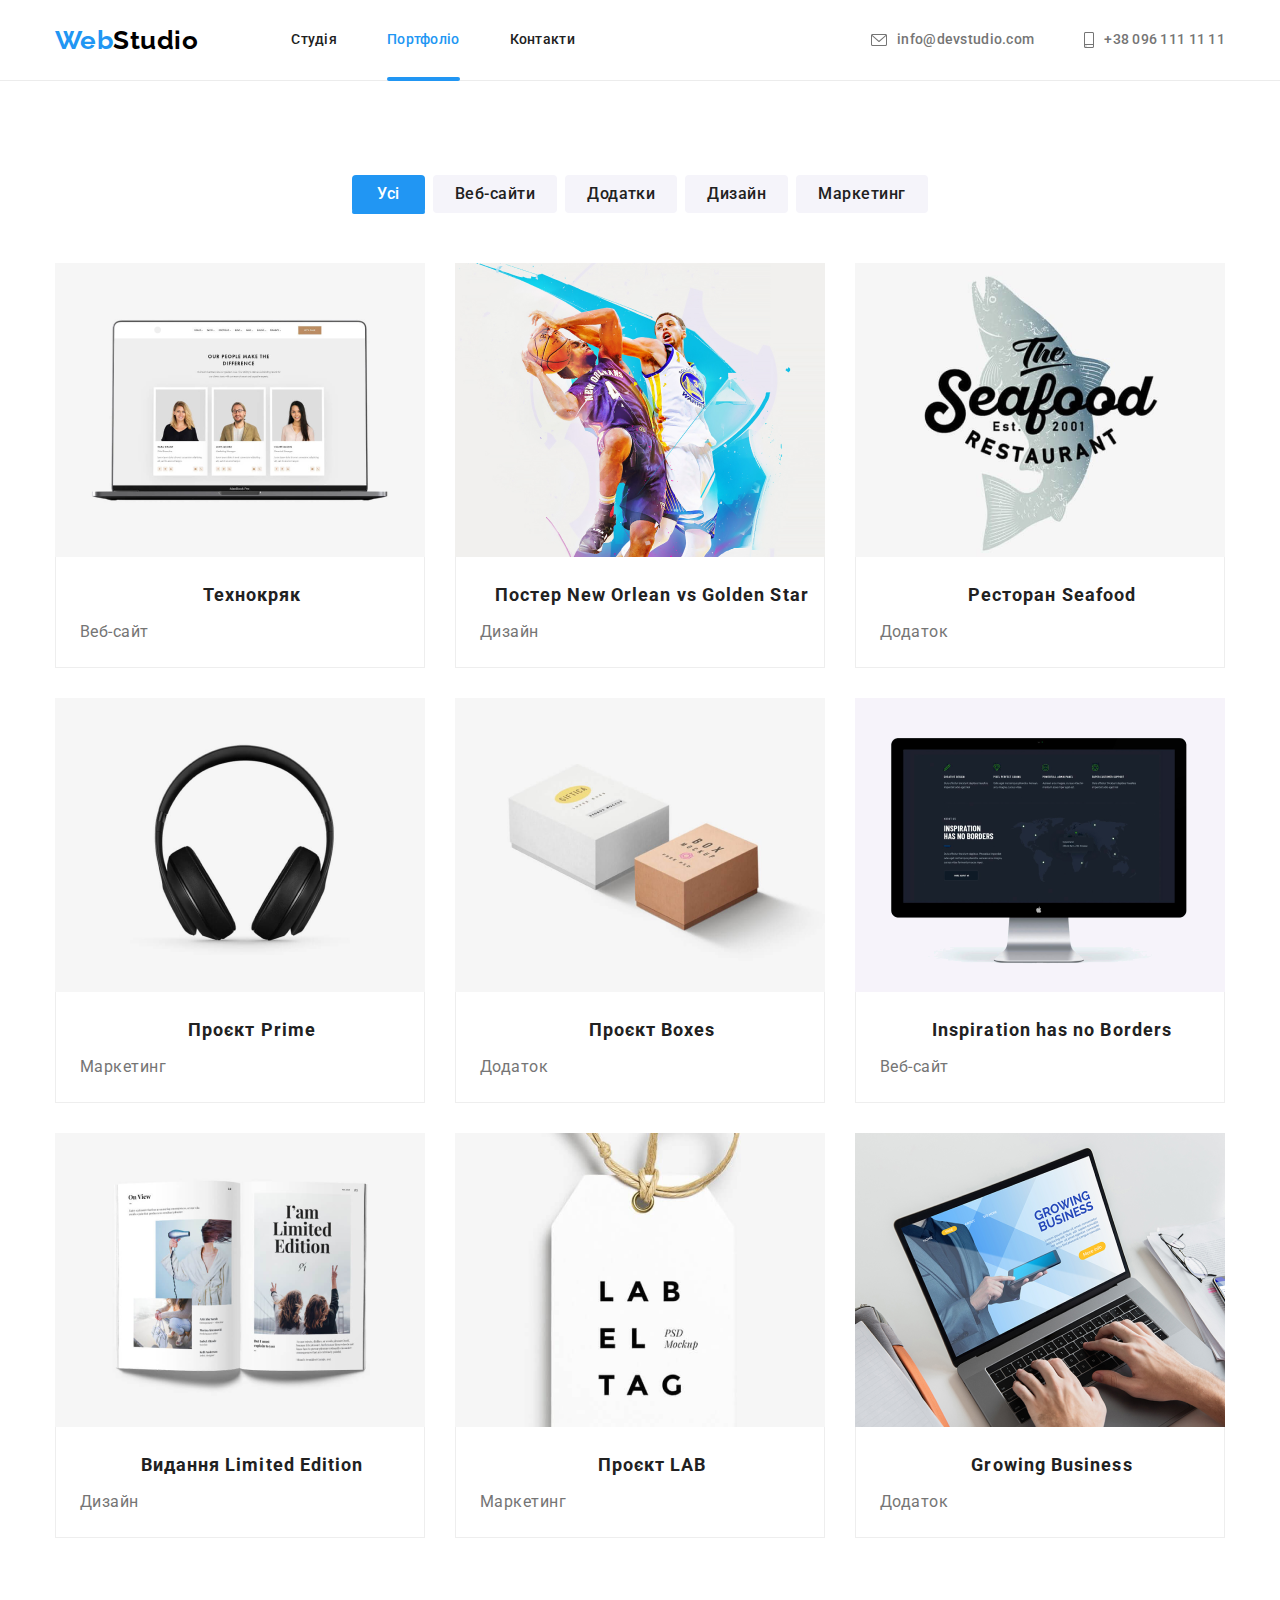
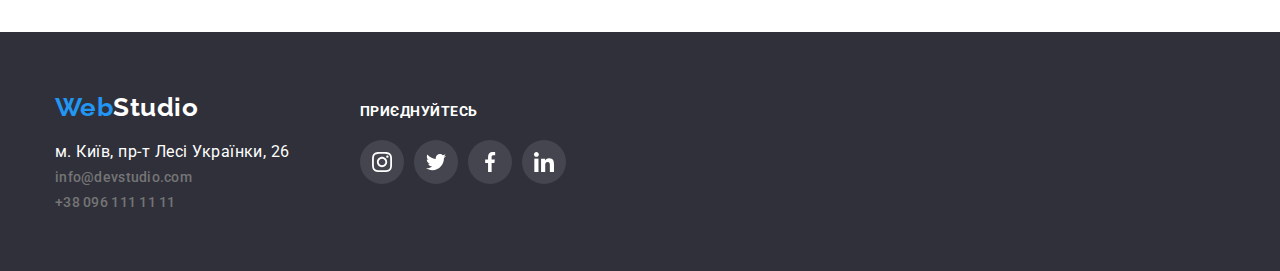
<file: portfolio.html>
<!DOCTYPE html>
<html lang="uk">
  <head>
    <meta charset="UTF-8" />
    <meta http-equiv="X-UA-Compatible" content="IE=edge" />
    <meta name="viewport" content="width=device-width, initial-scale=1.0" />
    <title>WebStudio</title>
    <link
      href="https://fonts.googleapis.com/css2?family=Raleway:wght@700&family=Roboto:wght@400;500;700;900&display=swap"
      rel="stylesheet"
    />
    <link
      rel="stylesheet"
      href="https://cdnjs.cloudflare.com/ajax/libs/modern-normalize/1.1.0/modern-normalize.min.css"
    />
    <link rel="stylesheet" href="./assets/css/style.css" />
  </head>
  <body>
    <!-- CAP -->
    <header class="header">
      <div class="conteiner content-header">
        <nav class="main-nav">
          <a class="logo" href="./" lang="en"><span class="logo-web">Web</span>Studio</a>
          <ul class="nav-list list">
            <li class="nav-item">
              <a class="nav-link" href="./index.html">Студія</a>
            </li>
            <li class="nav-item">
              <a class="nav-link current" href="./portfolio.html">Портфоліо</a>
            </li>
            <li class="nav-item"><a class="nav-link" href="#">Контакти</a></li>
          </ul>
        </nav>
        <ul class="contacts-list list">
          <li class="contact-item">
            <a class="contacts-link" href="mailto:info@devstudio.com">
              <svg class="contacts-icon" width="16" height="12">
                <path d="M14.5 0H1.50001C0.672854 0 0 0.672853 0 1.50001V10.5C0 11.3271 0.672854 12 1.50001 12H14.5C15.3271 12 16 11.3271 16 10.5V1.50001C16 0.672853 15.3271 0 14.5 0ZM14.5 0.999994C14.5679 0.999994 14.6325 1.01409 14.6916 1.0387L8 6.83838L1.30833 1.0387C1.36742 1.01412 1.43204 0.999994 1.49998 0.999994H14.5ZM14.5 11H1.50001C1.22414 11 0.999996 10.7759 0.999996 10.5V2.09521L7.67236 7.87792C7.76661 7.95944 7.8833 7.99999 8 7.99999C8.1167 7.99999 8.23339 7.95948 8.32764 7.87792L15 2.09521V10.5C15 10.7759 14.7759 11 14.5 11Z" fill="inherit"/>
              </svg>
              </svg>
              <span>info@devstudio.com</span></a
            >
          </li>
          <li class="contact-item">
            <a class="contacts-link" href="tel:+380961111111">
              <svg class="contacts-icon" width="10" height="16">
                <path d="M8.5 0H1.5C0.672848 0 0 0.672848 0 1.5V14.5C0 15.3272 0.672848 16 1.5 16H8.5C9.32715 16 10 15.3272 10 14.5V1.5C10 0.672848 9.32715 0 8.5 0ZM1.5 1H8.5C8.77588 1 9 1.22412 9 1.5V12H1V1.5C1 1.22412 1.22412 1 1.5 1ZM8.5 15H1.5C1.22412 15 1 14.7759 1 14.5V13H9V14.5C9 14.7759 8.77588 15 8.5 15Z" fill="inherit"/>
                <path d="M2.35355 13.7389C2.54882 13.9213 2.54882 14.2169 2.35355 14.3992C2.15828 14.5816 1.84172 14.5816 1.64645 14.3992C1.45118 14.2169 1.45118 13.9213 1.64645 13.7389C1.84172 13.5566 2.15828 13.5566 2.35355 13.7389Z" fill="inherit"/>
              </svg>
              <span>+38 096 111 11 11</span></a
            >
          </li>
        </ul>
      </div>
    </header>
    <!-- FILTER-HERO -->
    <main>
      <section class="section">
        <div class="conteiner">
          <!-- заголовок візуально прихований за допомогою css -->
          <h1 class="visually-hidden">Портфоліо наших робіт</h1>
          <ul class="filter-list list">
            <li class="filter-item">
              <button class="filter-btn current" type="button">Усі</button>
            </li>
            <li class="filter-item"><button class="filter-btn" type="button">Веб-сайти</button></li>
            <li class="filter-item"><button class="filter-btn" type="button">Додатки</button></li>
            <li class="filter-item"><button class="filter-btn" type="button">Дизайн</button></li>
            <li class="filter-item"><button class="filter-btn" type="button">Маркетинг</button></li>
          </ul>
          <!-- PROJECTS -->
          <ul class="projects-set list">
            <li class="project-list">
              <a class="project-link" href="#" target="_blank" rel="noopener noreferrer nofollow">
                <div class="project-thumb">
                  <img src="./assets/imeges/project1.png" alt="Веб-сайт Технокряк" width="370" />
                  <div class="project-overlay">
                    <p class="overlay-text">
                      Ресурс пропонує комплексні пропозиції з різним рівнем функціоналу та сервісів.
                      Все це дозволить відвідувачу отримати вичерпні відомості про компанію чи
                      приватну особу.
                    </p>
                  </div>
                </div>
                <div class="project-content">
                  <h2 class="project-title">Технокряк</h2>
                  <p class="project-text">Веб-сайт</p>
                </div>
              </a>
            </li>

            <li class="project-list">
              <a class="project-link" href="#" target="_blank" rel="noopener noreferrer nofollow">
                <div class="project-thumb">
                  <img
                    src="./assets/imeges/project2.png"
                    alt="Постер New Orlean vs Golden Star"
                    width="370"
                  />
                  <div class="project-overlay">
                    <p class="overlay-text">
                      Ресурс пропонує комплексні пропозиції з різним рівнем функціоналу та сервісів.
                      Все це дозволить відвідувачу отримати вичерпні відомості про компанію чи
                      приватну особу.
                    </p>
                  </div>
                </div>

                <div class="project-content">
                  <h2 class="project-title" lang="en">Постер New Orlean vs Golden Star</h2>
                  <p class="project-text">Дизайн</p>
                </div>
              </a>
            </li>

            <li class="project-list">
              <a class="project-link" href="#" target="_blank" rel="noopener noreferrer nofollow">
                <div class="project-thumb">
                  <img src="./assets/imeges/project3.png" alt="Додаток ресторану Seafood" width="370" />
                  <div class="project-overlay">
                    <p class="overlay-text">
                      Ресурс пропонує комплексні пропозиції з різним рівнем функціоналу та сервісів.
                      Все це дозволить відвідувачу отримати вичерпні відомості про компанію чи
                      приватну особу.
                    </p>
                  </div>
                </div>
                <div class="project-content">
                  <h2 class="project-title">Ресторан Seafood</h2>
                  <p class="project-text">Додаток</p>
                </div>
              </a>
            </li>

            <li class="project-list">
              <a class="project-link" href="#" target="_blank" rel="noopener noreferrer nofollow">
                <div class="project-thumb">
                  <img src="./assets/imeges/project4.png" alt="Маркетинговий проект Prime" width="370" />
                  <div class="project-overlay">
                    <p class="overlay-text">
                      Ресурс пропонує комплексні пропозиції з різним рівнем функціоналу та сервісів.
                      Все це дозволить відвідувачу отримати вичерпні відомості про компанію чи
                      приватну особу.
                    </p>
                  </div>
                </div>
                <div class="project-content">
                  <h2 class="project-title">Проєкт Prime</h2>
                  <p class="project-text">Маркетинг</p>
                </div>
              </a>
            </li>

            <li class="project-list">
              <a class="project-link" href="#" target="_blank" rel="noopener noreferrer nofollow">
                <div class="project-thumb">
                  <img src="./assets/imeges/project5.png" alt="Проєкт додатку Boxes" width="370" />
                  <div class="project-overlay">
                    <p class="overlay-text">
                      Ресурс пропонує комплексні пропозиції з різним рівнем функціоналу та сервісів.
                      Все це дозволить відвідувачу отримати вичерпні відомості про компанію чи
                      приватну особу.
                    </p>
                  </div>
                </div>
                <div class="project-content">
                  <h2 class="project-title">Проєкт Boxes</h2>
                  <p class="project-text">Додаток</p>
                </div>
              </a>
            </li>

            <li class="project-list">
              <a class="project-link" href="#" target="_blank" rel="noopener noreferrer nofollow">
                <div class="project-thumb">
                  <img
                    src="./assets/imeges/project6.png"
                    alt="Веб-сайт Inspiration has no Borders"
                    width="370"
                  />
                  <div class="project-overlay">
                    <p class="overlay-text">
                      Ресурс пропонує комплексні пропозиції з різним рівнем функціоналу та сервісів.
                      Все це дозволить відвідувачу отримати вичерпні відомості про компанію чи
                      приватну особу.
                    </p>
                  </div>
                </div>
                <div class="project-content">
                  <h2 class="project-title" lang="en">Inspiration has no Borders</h2>
                  <p class="project-text">Веб-сайт</p>
                </div>
              </a>
            </li>

            <li class="project-list">
              <a class="project-link" href="#" target="_blank" rel="noopener noreferrer nofollow">
                <div class="project-thumb">
                  <img
                    src="./assets/imeges/project7.png"
                    alt="Дизайнерське видання Limited Edition"
                    width="370"
                  />
                  <div class="project-overlay">
                    <p class="overlay-text">
                      Ресурс пропонує комплексні пропозиції з різним рівнем функціоналу та сервісів.
                      Все це дозволить відвідувачу отримати вичерпні відомості про компанію чи
                      приватну особу.
                    </p>
                  </div>
                </div>
                <div class="project-content">
                  <h2 class="project-title" lang="en">Видання Limited Edition</h2>
                  <p class="project-text">Дизайн</p>
                </div>
              </a>
            </li>

            <li class="project-list">
              <a class="project-link" href="#" target="_blank" rel="noopener noreferrer nofollow">
                <div class="project-thumb">
                  <img src="./assets/imeges/project8.png" alt="Маркетинговий проект LAB" width="370" />
                  <div class="project-overlay">
                    <p class="overlay-text">
                      Ресурс пропонує комплексні пропозиції з різним рівнем функціоналу та сервісів.
                      Все це дозволить відвідувачу отримати вичерпні відомості про компанію чи
                      приватну особу.
                    </p>
                  </div>
                </div>
                <div class="project-content">
                  <h2 class="project-title">Проєкт LAB</h2>
                  <p class="project-text">Маркетинг</p>
                </div>
              </a>
            </li>

            <li class="project-list">
              <a class="project-link" href="#" target="_blank" rel="noopener noreferrer nofollow">
                <div class="project-thumb">
                  <img src="./assets/imeges/project9.png" alt="Додаток Growing Business" width="370" />
                  <div class="project-overlay">
                    <p class="overlay-text">
                      Ресурс пропонує комплексні пропозиції з різним рівнем функціоналу та сервісів.
                      Все це дозволить відвідувачу отримати вичерпні відомості про компанію чи
                      приватну особу.
                    </p>
                  </div>
                </div>
                <div class="project-content">
                  <h2 class="project-title" lang="en">Growing Business</h2>
                  <p class="project-text">Додаток</p>
                </div>
              </a>
            </li>
          </ul>
        </div>
      </section>
    </main>
    <!-- BASEMENT -->
    <footer class="footer">
      <div class="conteiner">
        <div class="address-conteiner">
          <a class="logo" href="./" lang="en"><span class="logo-web">Web</span>Studio</a>
          <address class="footer-address">
            <ul class="address-list list">
              <li class="address-item">
                <a
                  class="address-company"
                  href="https://goo.gl/maps/8SpiSnEE1Zgthn1p6"
                  target="_blank"
                  rel="noopener noreferrer nofollow"
                  >м. Київ, пр-т Лесі Українки, 26</a
                >
              </li>
              <li class="address-item">
                <a class="contacts-link" href="mailto:info@devstudio.com">info@devstudio.com</a>
              </li>
              <li class="address-item">
                <a class="contacts-link" href="tel:+380961111111">+38 096 111 11 11</a>
              </li>
            </ul>
          </address>
        </div>
        <div class="social-conteiner">
          <p class="social-title">приєднуйтесь</p>
          <ul class="social-list list">
            <li class="social-item">
              <a href="#" class="social-icon" target="_blank" rel="noopener noreferrer nofollow">
                <svg class="icon" width="20" height="20">
                  <g clip-path="url(#clip0_11_3579)">
                    <path d="M19.9804 5.88005C19.9336 4.81738 19.7617 4.0868 19.5156 3.45374C19.2616 2.78176 18.8709 2.18014 18.359 1.68002C17.8589 1.1721 17.2533 0.777435 16.5891 0.527447C15.9524 0.281274 15.2256 0.109427 14.163 0.0625732C13.0924 0.0117516 12.7525 0 10.0371 0C7.32173 0 6.98185 0.0117516 5.91521 0.0586052C4.85253 0.105459 4.12195 0.277459 3.48904 0.523479C2.81692 0.777435 2.2153 1.16814 1.71517 1.68002C1.20726 2.18014 0.812743 2.78573 0.562603 3.44992C0.31643 4.0868 0.144583 4.81341 0.0977294 5.87609C0.0469078 6.9467 0.0351562 7.28658 0.0351562 10.002C0.0351562 12.7173 0.0469078 13.0572 0.0937614 14.1239C0.140615 15.1865 0.312615 15.9171 0.558787 16.5502C0.812743 17.2221 1.20726 17.8238 1.71517 18.3239C2.2153 18.8318 2.82088 19.2265 3.48508 19.4765C4.12195 19.7226 4.84856 19.8945 5.91139 19.9413C6.97788 19.9883 7.31791 19.9999 10.0333 19.9999C12.7487 19.9999 13.0885 19.9883 14.1552 19.9413C15.2179 19.8945 15.9484 19.7226 16.5813 19.4765C17.9254 18.9568 18.9881 17.8941 19.5078 16.5502C19.7538 15.9133 19.9258 15.1865 19.9727 14.1239C20.0195 13.0572 20.0313 12.7173 20.0313 10.002C20.0313 7.28658 20.0273 6.9467 19.9804 5.88005ZM18.1794 14.0457C18.1364 15.0225 17.9723 15.5499 17.8356 15.9015C17.4995 16.7728 16.808 17.4643 15.9367 17.8004C15.5851 17.9372 15.0538 18.1012 14.0809 18.1441C13.026 18.1911 12.7096 18.2027 10.0411 18.2027C7.37255 18.2027 7.05221 18.1911 6.00113 18.1441C5.02438 18.1012 4.49693 17.9372 4.1453 17.8004C3.71171 17.6402 3.31704 17.3862 2.9967 17.0541C2.6646 16.7298 2.41065 16.3391 2.2504 15.9055C2.11365 15.5539 1.94959 15.0225 1.90671 14.0497C1.8597 12.9948 1.8481 12.6783 1.8481 10.0097C1.8481 7.34122 1.8597 7.02087 1.90671 5.96995C1.94959 4.99319 2.11365 4.46575 2.2504 4.11412C2.41065 3.68038 2.6646 3.28586 3.00067 2.96536C3.32483 2.63327 3.71553 2.37931 4.14927 2.21921C4.5009 2.08247 5.03231 1.9184 6.0051 1.87537C7.05999 1.82851 7.37652 1.81676 10.0449 1.81676C12.7174 1.81676 13.0337 1.82851 14.0848 1.87537C15.0616 1.9184 15.589 2.08247 15.9407 2.21921C16.3742 2.37931 16.7689 2.63327 17.0893 2.96536C17.4213 3.28967 17.6753 3.68038 17.8356 4.11412C17.9723 4.46575 18.1364 4.99701 18.1794 5.96995C18.2263 7.02484 18.238 7.34122 18.238 10.0097C18.238 12.6783 18.2263 12.9908 18.1794 14.0457Z" fill="white"/>
                    <path d="M10.0371 4.8642C7.20068 4.8642 4.89935 7.16537 4.89935 10.0019C4.89935 12.8385 7.20068 15.1396 10.0371 15.1396C12.8736 15.1396 15.1748 12.8385 15.1748 10.0019C15.1748 7.16537 12.8736 4.8642 10.0371 4.8642ZM10.0371 13.3346C8.19696 13.3346 6.70436 11.8422 6.70436 10.0019C6.70436 8.16165 8.19696 6.66921 10.0371 6.66921C11.8773 6.66921 13.3698 8.16165 13.3698 10.0019C13.3698 11.8422 11.8773 13.3346 10.0371 13.3346Z" fill="white"/>
                    <path d="M16.5775 4.6611C16.5775 5.32346 16.0405 5.86052 15.378 5.86052C14.7156 5.86052 14.1785 5.32346 14.1785 4.6611C14.1785 3.99858 14.7156 3.46167 15.378 3.46167C16.0405 3.46167 16.5775 3.99858 16.5775 4.6611Z" fill="white"/>
                    </g>
                    <defs>
                    <clipPath id="clip0_11_3579">
                    <rect width="20" height="20" fill="white"/>
                    </clipPath>
                    </defs>
                </svg>
              </a>
            </li>
            <li class="social-item">
              <a href="#" class="social-icon" target="_blank" rel="noopener noreferrer nofollow">
                <svg class="icon" width="20" height="20">
                  <g clip-path="url(#clip0_11_3573)">
                    <path d="M20 3.79875C19.2563 4.125 18.4637 4.34125 17.6375 4.44625C18.4875 3.93875 19.1363 3.14125 19.4412 2.18C18.6488 2.6525 17.7738 2.98625 16.8412 3.1725C16.0887 2.37125 15.0162 1.875 13.8462 1.875C11.5763 1.875 9.74875 3.7175 9.74875 5.97625C9.74875 6.30125 9.77625 6.61375 9.84375 6.91125C6.435 6.745 3.41875 5.11125 1.3925 2.6225C1.03875 3.23625 0.83125 3.93875 0.83125 4.695C0.83125 6.115 1.5625 7.37375 2.6525 8.1025C1.99375 8.09 1.3475 7.89875 0.8 7.5975C0.8 7.61 0.8 7.62625 0.8 7.6425C0.8 9.635 2.22125 11.29 4.085 11.6712C3.75125 11.7625 3.3875 11.8062 3.01 11.8062C2.7475 11.8062 2.4825 11.7913 2.23375 11.7362C2.765 13.36 4.2725 14.5538 6.065 14.5925C4.67 15.6838 2.89875 16.3412 0.98125 16.3412C0.645 16.3412 0.3225 16.3263 0 16.285C1.81625 17.4563 3.96875 18.125 6.29 18.125C13.835 18.125 17.96 11.875 17.96 6.4575C17.96 6.27625 17.9538 6.10125 17.945 5.9275C18.7588 5.35 19.4425 4.62875 20 3.79875Z" fill="white"/>
                    </g>
                    <defs>
                    <clipPath id="clip0_11_3573">
                    <rect width="20" height="20" fill="white"/>
                    </clipPath>
                    </defs>
                </svg>
              </a>
            </li>
            <li class="social-item">
              <a href="#" class="social-icon" target="_blank" rel="noopener noreferrer nofollow">
                <svg class="icon" width="20" height="20">
                  <g clip-path="url(#clip0_11_3569)">
                    <path d="M13.3308 3.32083H15.1567V0.140833C14.8417 0.0975 13.7583 0 12.4967 0C9.86416 0 8.06082 1.65583 8.06082 4.69917V7.5H5.15582V11.055H8.06082V20H11.6225V11.0558H14.41L14.8525 7.50083H11.6217V5.05167C11.6225 4.02417 11.8992 3.32083 13.3308 3.32083Z" fill="white"/>
                    </g>
                    <defs>
                    <clipPath id="clip0_11_3569">
                    <rect width="20" height="20" fill="white"/>
                    </clipPath>
                    </defs>
                </svg>
              </a>
            </li>
            <li class="social-item">
              <a href="#" class="social-icon" target="_blank" rel="noopener noreferrer nofollow">
                <svg class="icon" width="20" height="20">
                  <g clip-path="url(#clip0_11_3563)">
                    <path d="M19.995 20V19.9992H20V12.6642C20 9.07587 19.2275 6.31171 15.0325 6.31171C13.0158 6.31171 11.6625 7.41837 11.11 8.46754H11.0517V6.64671H7.07416V19.9992H11.2158V13.3875C11.2158 11.6467 11.5458 9.96337 13.7017 9.96337C15.8258 9.96337 15.8575 11.95 15.8575 13.4992V20H19.995Z" fill="white"/>
                    <path d="M0.330017 6.64746H4.47668V20H0.330017V6.64746Z" fill="white"/>
                    <path d="M2.40167 0C1.07583 0 0 1.07583 0 2.40167C0 3.7275 1.07583 4.82583 2.40167 4.82583C3.7275 4.82583 4.80333 3.7275 4.80333 2.40167C4.8025 1.07583 3.72667 0 2.40167 0V0Z" fill="white"/>
                    </g>
                    <defs>
                    <clipPath id="clip0_11_3563">
                    <rect width="20" height="20" fill="white"/>
                    </clipPath>
                    </defs>
                </svg>
              </a>
            </li>
          </ul>
        </div>
      </div>
    </footer>
  </body>
</html>
</file>
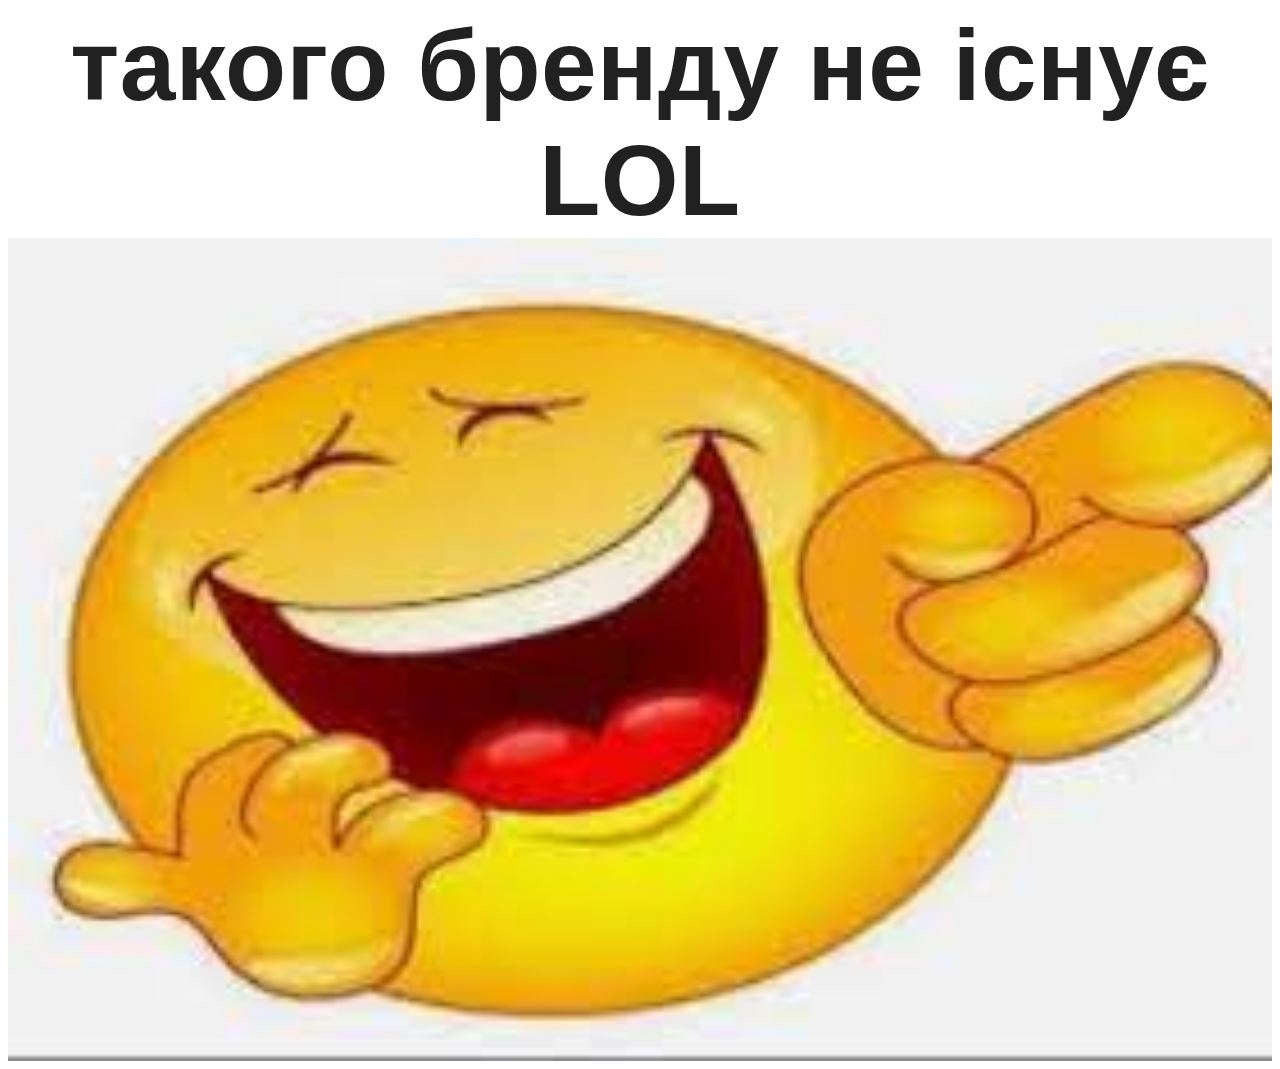
<file: sponsors.html>
<!DOCTYPE html>
<html lang="en">
<head>
    <meta charset="UTF-8">
    <meta name="viewport" content="width=device-width, initial-scale=1.0">
    <title>ha-ha-ha-ha-ha</title>
    <link rel="stylesheet" href="./assets/css/style.css">
</head>
<body>

    <div class="">
        <h1 class="joke">такого бренду не існує LOL</h1>
        <img src="./assets/imeges/just-a-joke.jpg" alt="" href="#">
    </div>
    
</body>
</html>
</file>
<file: assets/css/style.css>
/* для тегу <h1> color: #FFFFFF;
   для тегу <h2; h3> color: #212121;
   для тегу <p> color: #757575;
   для :hover color: #2196F3;
   додатковий фон background-color: #F5F4FA;
   фон для <footer> background-color: #2F303A;
*/

:root {
  --title-color: #212121;
  --text-color: #757575;
  --hover-accent-color: #2196f3;
  --hover-second-color: #188ce8;
  --primary-white-color: #ffffff;
  --background-second-color: #f5f4fa;
  --hero-footer-bgc: #2f303a;
  --icons-color: #afb1b8;
  --card-set-gap: 30px;
  --transition-timing: 250ms;
  --timing-function: cubic-bezier(0.4, 0, 0.2, 1);
}

body {
  background-color: #ffffff;
  color: var(--title-color);

  font-family: 'Roboto', sans-serif;
  letter-spacing: 0.03em;
}

/* CAP */
.header {
  border-bottom: 1px solid #ececec;
}

.section {
  padding-top: 94px;
  padding-bottom: 94px;
}

.no-padding {
  padding-top: 0;
}

.conteiner {
  margin-left: auto;
  margin-right: auto;
  width: 1200px;
  padding: 0 15px;
}

/* властивість для <ul>, забираємо крапки */
.list {
  list-style: none;
  padding: 0;
  margin: 0;
}

.content-header {
  display: flex;
  align-items: center;
}

.main-nav {
  display: flex;
  align-items: center;
}

.logo {
  color: #000000;

  font-family: 'Raleway', sans-serif;
  font-weight: 700;
  font-size: 26px;
  line-height: 1.19;
  text-decoration: none;
}

.logo-web {
  color: var(--hover-accent-color);
}

.nav-list {
  display: flex;
  margin-left: 93px;
}

.nav-item:not(:last-child) {
  margin-right: 50px;
}

.nav-link {
  /* position: relative; */

  display: block;
  padding: 32px 0;

  color: var(--title-color);
  font-weight: 500;
  font-size: 14px;
  line-height: 1.14;
  letter-spacing: 0.02em;
  text-decoration: none;

  transition: color var(--transition-timing) var(--timing-function);
}

/* На випадок, якщо ::after - працює при :hover */
/* .nav-link::after {
  position: absolute;
  left: 0;
  bottom: 0;

  display: block;
  content: ' ';
  width: 100%;
  height: 4px;
  background-color: var(--hover-accent-color);
  border-radius: 2px;
  bottom: -1px;

  transform: scaleX(0);
  transition: transform 250ms cubic-bezier(0.4, 0, 0.2, 1);
}

.nav-link:hover::after {
  transform: scaleX(1);
} */

.contacts-list {
  display: flex;
  margin-left: auto;
}

.contact-item:not(:last-child) {
  margin-right: 50px;
}

.contacts-link {
  color: var(--text-color);
  font-weight: 500;
  font-size: 14px;
  line-height: 1.14;
  letter-spacing: 0.02em;
  text-decoration: none;
  display: flex;
  align-items: center;
  transition: color var(--transition-timing) var(--timing-function);
}

.contacts-icon {
  margin-right: 10px;
  fill: currentColor;
}

.nav-link:hover,
.nav-link:focus,
.contacts-link:hover,
.contacts-link:focus {
  color: var(--hover-accent-color);
}

.current {
  position: relative;
  color: var(--hover-accent-color);
}
.current::after {
  position: absolute;
  left: 0;
  bottom: 0;

  display: block;
  content: ' ';
  width: 100%;
  height: 4px;
  background-color: var(--hover-accent-color);
  border-radius: 2px;
  bottom: -1px;
}

/* HERO */
.section.hero {
  padding-top: 200px;
  padding-bottom: 200px;
  margin: 0 auto;
  max-width: 1600px;
  height: 600px;
  background-image: linear-gradient(to right, rgba(47, 48, 58, 0.4), rgba(47, 48, 58, 0.4)),
    url(../imeges/main__backround.png);
  background-repeat: no-repeat;
  background-position: center;
  background-size: cover;
}

.hero {
  background-color: var(--hero-footer-bgc);
  text-align: center;
}

h1,
h2,
h3,
p {
  margin-top: 0;
  margin-bottom: 0;
}

h2{
  text-align: center;
  margin-bottom: 50px;
}

img {
  display: block;
  min-width: 100%;
  height: auto;
}

.hero-title {
  color: var(--primary-white-color);
  font-style: 400;
  font-weight: 900;
  font-size: 44px;
  line-height: 1.36;
  letter-spacing: 0.06em;
  text-transform: uppercase;

  margin-bottom: 30px;
}

.button {
  background-color: var(--hover-accent-color);
  color: var(--primary-white-color);

  font-family: inherit;
  font-weight: 700;
  font-size: 16px;
  line-height: 1.88;
  letter-spacing: 0.06em;

  cursor: pointer;
  border-radius: 4px;
  padding: 10px 32px;
  border: none;

  transition: background-color var(--transition-timing) var(--timing-function);
}

.button:hover,
.button:focus {
  background-color: var(--hover-second-color);
  color: var(--primary-white-color);
}

/* FEATURES */
/* властивість для прихованого заголовку */
.visually-hidden {
  position: absolute;
  white-space: nowrap;
  width: 1px;
  height: 1px;
  overflow: hidden;
  border: 0;
  padding: 0;
  clip: rect(0 0 0 0);
  clip-path: inset(50%);
  margin: -1px;
}

.features-list {
  display: flex;
}

.features-item {
  width: 270px;
}

.features-item:not(:last-child) {
  margin-right: var(--card-set-gap);
}

.features-stone {
  display: flex;
  align-items: center;
  justify-content: center;

  width: 100%;
  height: 120px;

  background-color: var(--background-second-color);
  border-radius: 4px;
  margin-bottom: var(--card-set-gap);
}

.features-title {
  font-weight: 700;
  font-size: 14px;
  line-height: 1.14;
  text-transform: uppercase;

  margin-bottom: 10px;
}

.features-text {
  color: var(--text-color);

  font-size: 14px;
  line-height: 1.71;
}

/* SERVICES */
.services-list {
  display: flex;
}

.services-item:not(:last-child) {
  margin-right: var(--card-set-gap);
}

.services-item {
  position: relative;
}

.services-text {
  position: absolute;
  bottom: 0;
  left: 0;
  width: 100%;
  height: 70px;
  display: flex;
  align-items: center;
  justify-content: center;
  font-weight: 700;
  font-size: 14px;
  line-height: 1.14;
  text-transform: uppercase;
  overflow: hidden;
  transform: translateY(100%);
  transition: transform 0.3s ease, opacity 0.3s ease;
  color: var(--primary-white-color);
  background-image: linear-gradient(to right, rgba(47, 48, 58, 0.8), rgba(47, 48, 58, 0.8));
  opacity: 0;
}

.services-item:hover .services-text {
  transform: translateY(0);
  opacity: 1;
}

.services-item img {
  width: 100%;
  height: auto;
}

/* TEAM */
.team {
  background-color: var(--background-second-color);
}

.team-list {
  display: flex;
  flex-wrap: wrap;
  margin-left: calc(-1 * var(--card-set-gap));
  margin-top: calc(-1 * var(--card-set-gap));
}

.team-item {
  background-color: var(--primary-white-color);

  box-shadow: 0px 1px 3px rgba(0, 0, 0, 0.12), 0px 1px 1px rgba(0, 0, 0, 0.14),
    0px 2px 1px rgba(0, 0, 0, 0.2);
  border-radius: 0px 0px 4px 4px;

  flex-basis: calc((100% / 4) - var(--card-set-gap));
  margin-left: var(--card-set-gap);
  margin-top: var(--card-set-gap);
}

/* .team-item:not(:last-child) {
  margin-right: var(--card-set-gap);
} */

.team-content {
  text-align: center;
  padding: 30px 0;
}

.team-title {
  font-weight: 500;
  font-size: 16px;
  line-height: 1.19;

  margin-bottom: 10px;
}

.team-text {
  color: var(--text-color);
  font-size: 16px;
  line-height: 1.19;
  margin-bottom: 16px;
}

.icons-list {
  display: flex;
  align-items: center;
  justify-content: center;
}

.icon-item {
  width: 44px;
  height: 44px;
}

.icon-item svg{
  fill: color(#000000);
}

.icon-item:not(:last-child) {
  margin-right: 10px;
}

.icon-link {
  color: var(--icons-color);

  display: flex;
  align-items: center;
  justify-content: center;

  width: 100%;
  height: 100%;
  border-radius: 50%;

  transition: background-color var(--transition-timing) var(--timing-function),
    color var(--transition-timing) var(--timing-function);
}

.icon {
  fill: currentColor;
}

.icon-link:hover,
.icon-link:focus {
  background-color: var(--hover-accent-color);
  color: var(--primary-white-color);
}

/* CLIENTS */

.clients-list {
  display: flex;
  flex-wrap: wrap;

  margin-left: calc(-1 * var(--card-set-gap));
}

.clients-item {
  width: 170px;
  height: 92px;

  flex-basis: calc((100% / 6) - var(--card-set-gap));
  margin-left: var(--card-set-gap);
}

.clients-icon {
  color: var(--icons-color);

  display: flex;
  align-items: center;
  justify-content: center;

  width: 100%;
  height: 100%;
  border: 1px solid var(--icons-color);
  border-radius: 4px;

  transition: color var(--transition-timing) var(--timing-function),
    border var(--transition-timing) var(--timing-function);
}

.clients-icon:hover,
.clients-icon:focus {
  border: 1px solid var(--hover-accent-color);
  color: var(--hover-accent-color);
}

/* BASEMENT */
.footer {
  background-color: var(--hero-footer-bgc);
  padding: 60px 0;
}

.footer .conteiner {
  display: flex;
  align-content: center;
  align-items: baseline;
}

.address-conteiner {
  display: flex;
  flex-direction: column;
  margin-right: 70px;
}

.footer .logo {
  color: var(--primary-white-color);
  margin-bottom: 20px;
}

.footer-address {
  font-style: normal;
}

.address-item:not(:last-child) {
  margin-bottom: 9px;
}

.address-company {
  color: var(--primary-white-color);
  text-decoration: none;
  margin-bottom: 20px;
  transition: color var(--transition-timing) var(--timing-function);
}

.address-company:hover,
.address-company:focus {
  color: var(--hover-accent-color);
}

.social-title {
  color: var(--primary-white-color);
  font-weight: 700;
  font-size: 14px;
  line-height: 1.14;
  text-transform: uppercase;

  margin-bottom: 20px;
}

.social-list {
  display: flex;
}

.social-item {
  width: 44px;
  height: 44px;
}

.social-item:not(:last-child) {
  margin-right: 10px;
}

.social-icon {
  color: var(--primary-white-color);
  background-color: rgba(255, 255, 255, 0.1);

  display: flex;
  align-items: center;
  justify-content: center;

  width: 100%;
  height: 100%;
  border-radius: 50%;

  transition: background-color var(--transition-timing) var(--timing-function);
}
.social-icon:hover,
.social-icon:focus {
  background-color: var(--hover-accent-color);
}

.backdrop {
  position: fixed;
  top: 0;
  left: 0;
  width: 100%;
  height: 100%;
  background-color: rgba(0, 0, 0, 0.2);

  opacity: 1;
  transition: opacity var(--transition-timing) var(--timing-function);
}

.backdrop.is-hidden {
  opacity: 0;
  pointer-events: none;
}

.backdrop.is-hidden .modal-window {
  transform: translate(-50%, -50%) scale(0.8);
}

.modal-window {
  position: absolute;
  top: 50%;
  left: 50%;
  transform: translate(-50%, -50%) scale(1);

  min-width: 528px;
  min-height: 581px;

  background-color: var(--primary-white-color);
  box-shadow: 0px 1px 3px rgba(0, 0, 0, 0.12), 0px 1px 1px rgba(0, 0, 0, 0.14),
    0px 2px 1px rgba(0, 0, 0, 0.2);
  border-radius: 4px;

  transition: transform var(--transition-timing) var(--timing-function);
}

.modal-button {
  position: absolute;
  top: 0;
  right: 0;

  display: flex;
  align-items: center;
  justify-content: center;

  width: 30px;
  height: 30px;
  margin-top: 8px;
  margin-right: 8px;
  border: 1px solid rgba(0, 0, 0, 0.1);
  border-radius: 50%;
  cursor: pointer;

  color: #000000;
  background-color: var(--primary-white-color);
  transition: color var(--transition-timing) var(--timing-function);
}

.modal-button:hover {
  color: var(--hover-accent-color);
}

/* ----------PORTFOLIO STYLES---------- */
/* FILTER */
.filter-list {
  display: flex;
  justify-content: center;
  margin-bottom: 50px;
}

.filter-item:not(:last-child) {
  margin-right: 8px;
}

.filter-btn {
  background-color: var(--background-second-color);
  color: var(--title-color);

  font-family: inherit;
  font-weight: 500;
  font-size: 16px;
  line-height: 1.62;
  letter-spacing: 0.03em;

  border-radius: 4px;
  border: none;
  cursor: pointer;
  box-shadow: none;

  padding: 6px 22px;
  transition: color var(--transition-timing) var(--timing-function),
    background-color var(--transition-timing) var(--timing-function),
    box-shadow var(--transition-timing) var(--timing-function);
}

.filter-btn:hover,
.filter-btn:focus {
  background-color: var(--hover-accent-color);
  color: var(--primary-white-color);
  box-shadow: 0px 3px 1px rgba(0, 0, 0, 0.1), 0px 1px 2px rgba(0, 0, 0, 0.08),
    0px 2px 2px rgba(0, 0, 0, 0.12);
}

.filter-btn.current {
  background-color: var(--hover-accent-color);
  color: var(--primary-white-color);
  padding: 6px 25px;
}

/* PROJECTS */
.projects-set {
  display: flex;
  flex-wrap: wrap;

  margin-left: calc(-1 * var(--card-set-gap));
  margin-top: calc(-1 * var(--card-set-gap));
}

.project-list {
  flex-basis: calc((100% / 3) - var(--card-set-gap));
  margin-left: var(--card-set-gap);
  margin-top: var(--card-set-gap);
}

.project-link {
  text-decoration: none;
  display: block;

  transition: box-shadow var(--transition-timing) var(--timing-function);
}

.project-link:hover,
.project-link:focus {
  box-shadow: 0px 1px 1px rgba(0, 0, 0, 0.12), 0px 4px 4px rgba(0, 0, 0, 0.06),
    1px 4px 6px rgba(0, 0, 0, 0.16);
}

.project-thumb {
  position: relative;
  display: flex;
  overflow: hidden;
}

.project-overlay {
  position: absolute;
  top: 0;
  left: 0;
  width: 100%;
  height: 100%;
  padding: 63px 24px;

  background-color: rgba(33, 150, 243, 0.9);

  transform: translateY(100%);
  transition: transform var(--transition-timing) var(--timing-function);
}

.project-link:hover .project-overlay {
  transform: translateY(0);
}

.overlay-text {
  font-size: 18px;
  line-height: 1.56;
  color: var(--primary-white-color);
}

.project-content {
  padding-left: 24px;
  padding-top: 20px;
  padding-bottom: 20px;
  border: 1px solid #eeeeee;
  border-top: none;
}

.project-title {
  color: var(--title-color);

  font-size: 18px;
  line-height: 2;
  letter-spacing: 0.06em;

  margin-bottom: 4px;
}

.project-text {
  color: var(--text-color);

  font-size: 16px;
  line-height: 1.88;
}

.input-with-button {
  display: flex;
  align-items: center;
}

.subscribe {
  flex-direction: column;
  display: flex;
  justify-content: space-between;
  width: 100%;
  background-color: transparent;
  border: none;
  outline: none;
}

.subscribe-text{
  margin-left: 93px;
  color: #FFF;
  font-family: Roboto;
  font-size: 14px;
  font-style: normal;
  font-weight: 700;
  line-height: normal;
  letter-spacing: 0.42px;
  text-transform: uppercase;
  text-align: left;
}

.subscribe-content{
  display: flex;
}

.text-input {
  height: 50px;
  width: 358px;
  border: none;
  background-color: transparent;
  outline: none;
  padding: 5px;
  border-radius: 4px;
  border: 1px solid rgba(255, 255, 255, 0.30);
  background: rgba(33, 150, 243, 0.00);
  box-shadow: 0px 4px 4px 0px rgba(0, 0, 0, 0.15);
  color: #FFF;
  margin: 0 12px 0 93px;
}

.blue-button {
  border-radius: 4px;
  background: #2196F3;
  box-shadow: 0px 4px 4px 0px rgba(0, 0, 0, 0.15);
  border: none;
  padding: 10px 13px 10px 28px;
  cursor: pointer;
  display: flex;
  align-items: center;
}

.button-text {
  color: #FFF;
  text-align: center;
  font-family: Roboto;
  font-size: 16px;
  font-style: normal;
  font-weight: 700;
  line-height: 30px;
  letter-spacing: 0.96px;
  margin: 0px 10px 0px 0px;
}

.tap {
  width: 24px;
  height: 24px;
}


/*тролінг тотальний*/

.joke{
  text-align: center;
  font-size: 100px;
}
</file>
